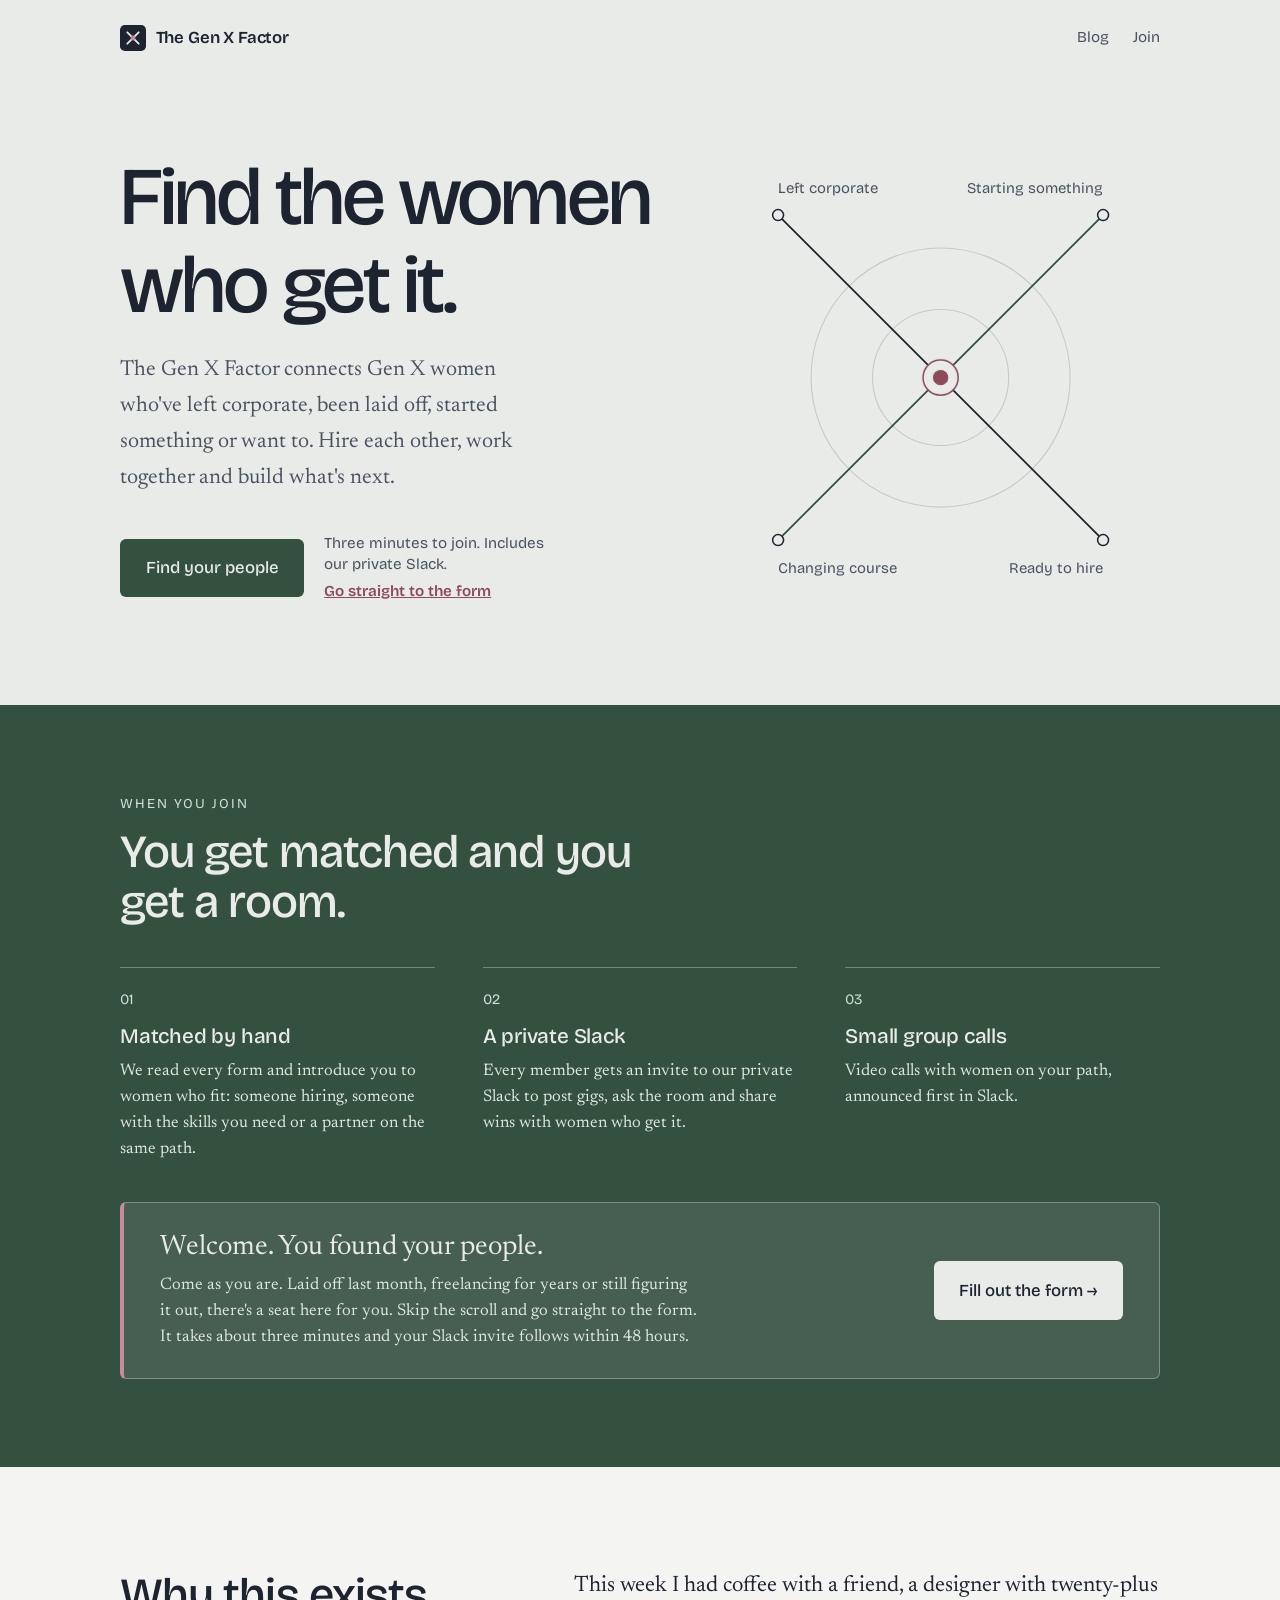
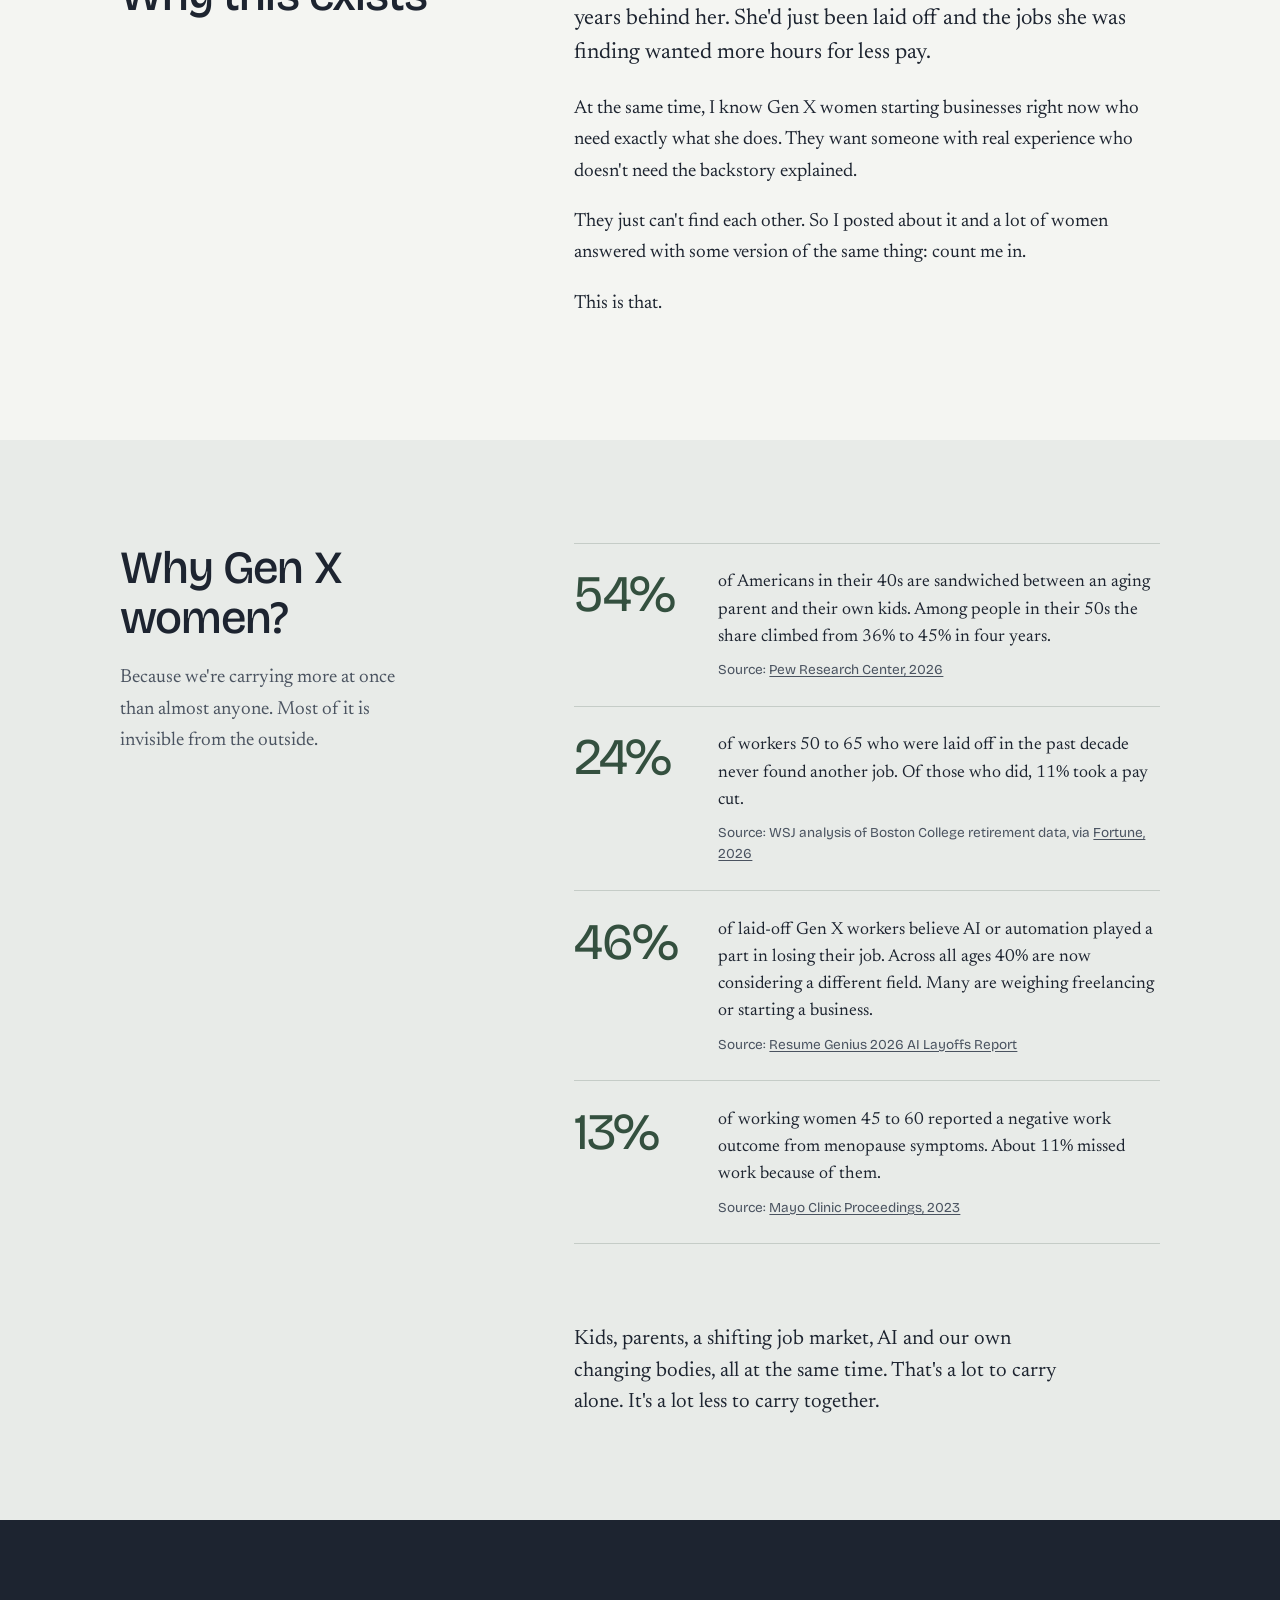
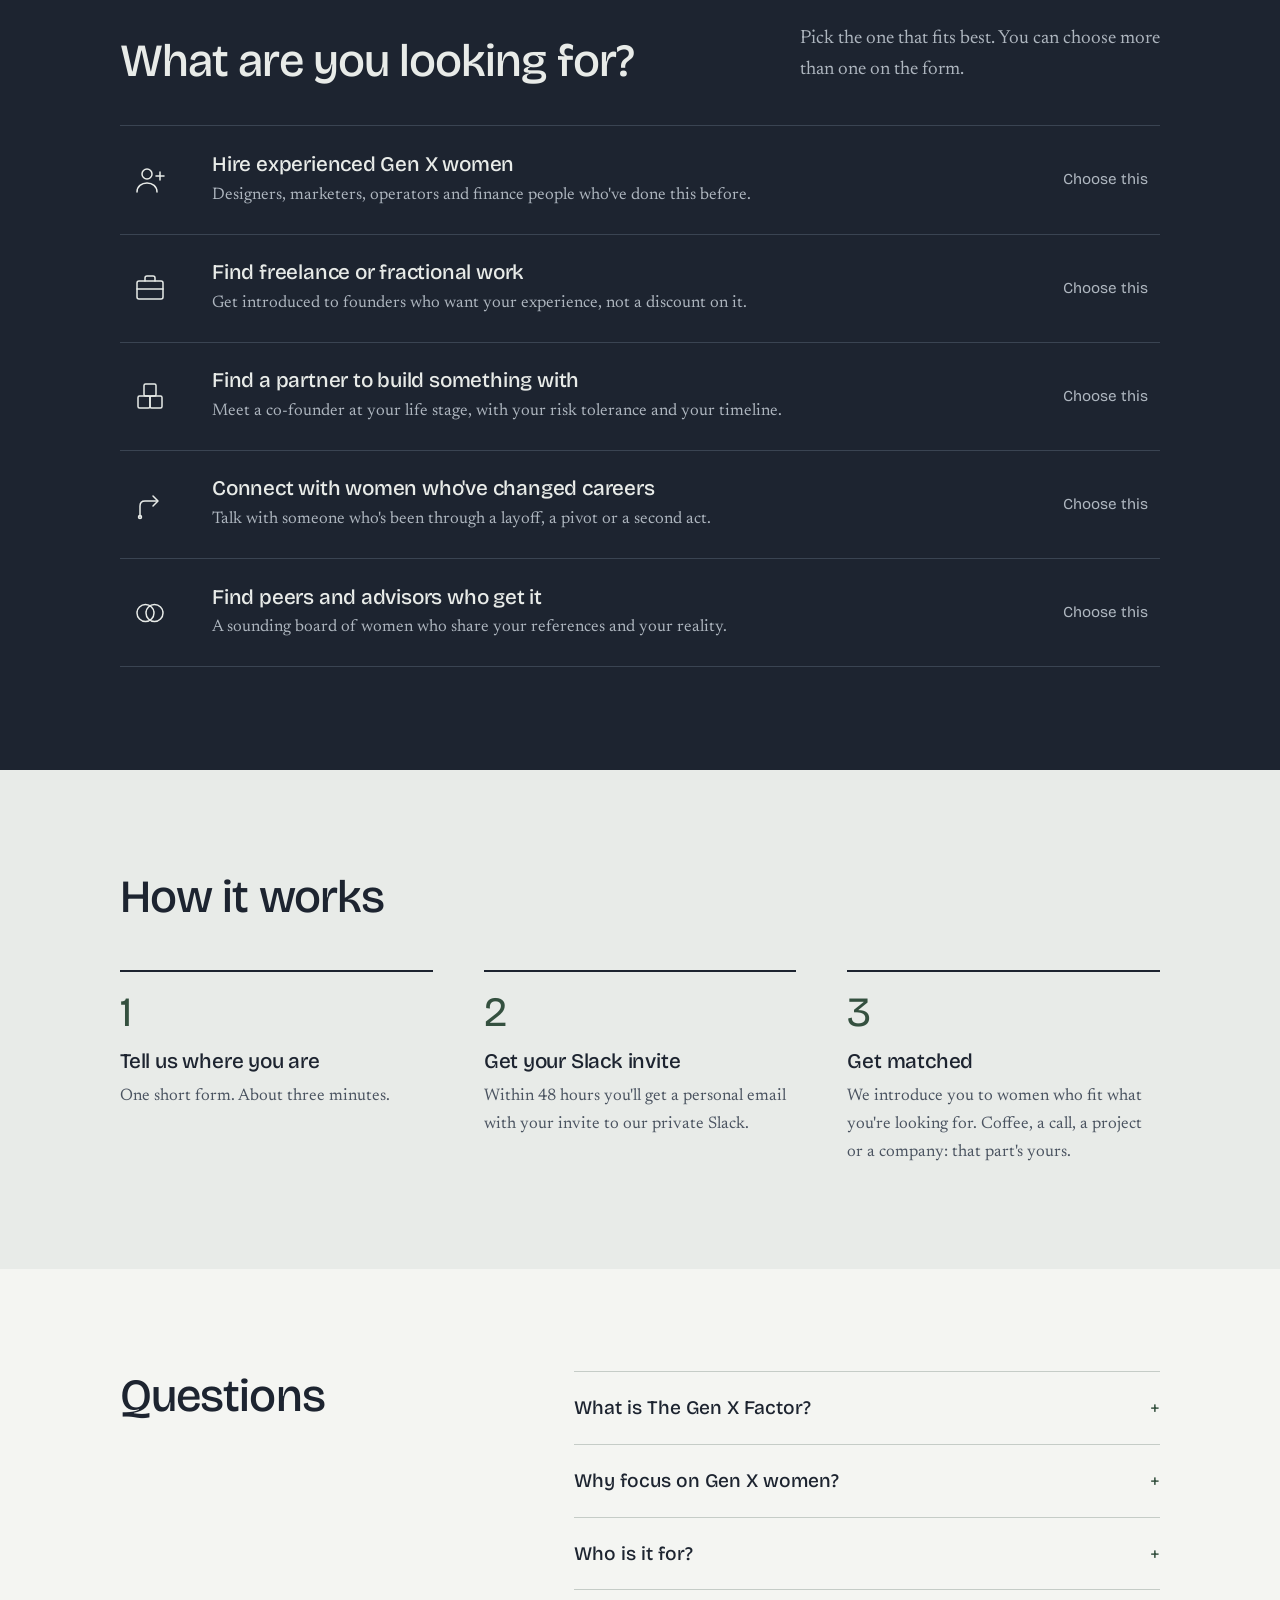
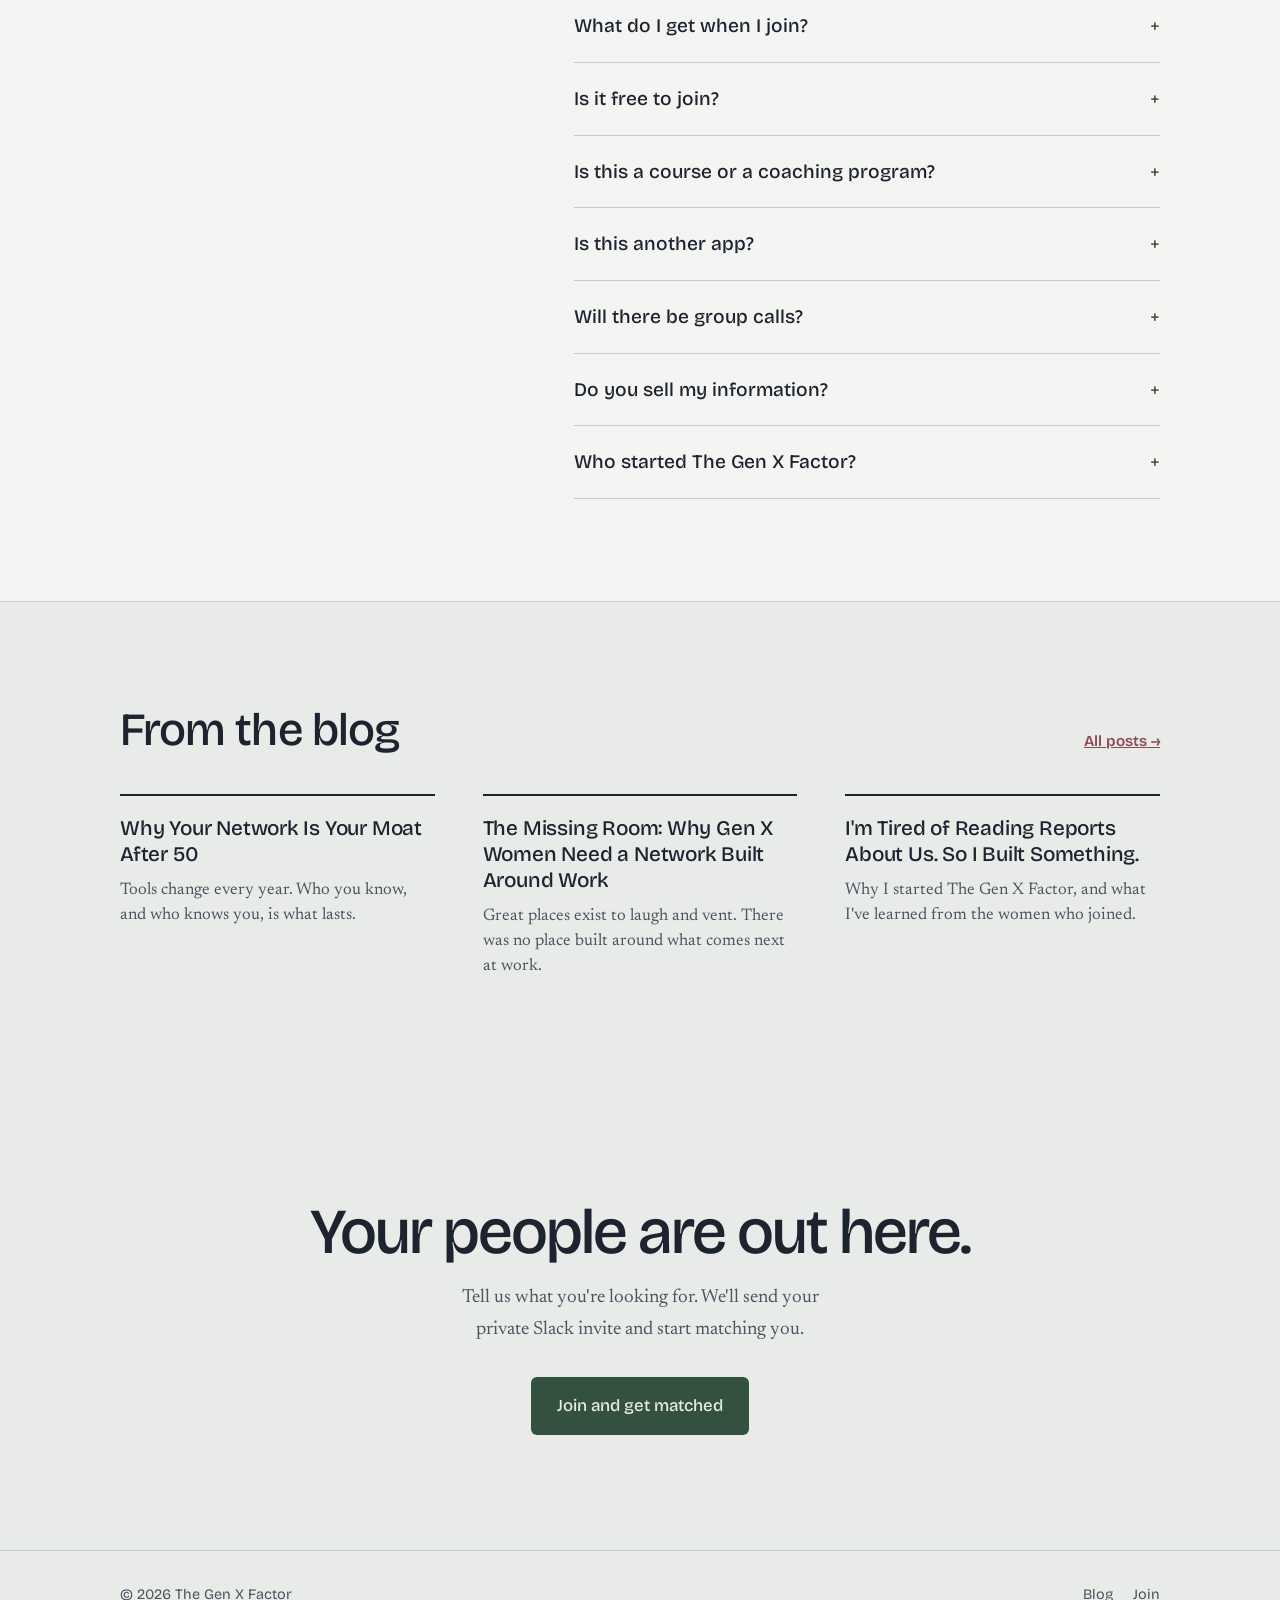
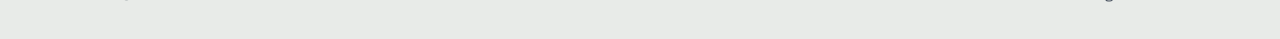
<file: index.html>
<!doctype html>
<html lang="en">
<head>
<meta charset="utf-8">
<meta name="viewport" content="width=device-width, initial-scale=1">
<title>The Gen X Factor | Where Gen X Women Hire, Work and Build</title>
<meta name="description" content="A network for Gen X women who've left corporate, been laid off or started something. Hire each other, find fractional work or meet a co-founder.">
<meta name="robots" content="index, follow, max-snippet:-1, max-image-preview:large">
<meta name="author" content="Blagica Bottigliero">
<link rel="canonical" href="https://thegenxfactor.com/">

<meta property="og:type" content="website">
<meta property="og:site_name" content="The Gen X Factor">
<meta property="og:title" content="The Gen X Factor: find the women who get it">
<meta property="og:description" content="A new network where Gen X women find each other to hire, work and build. Join in three minutes and get matched.">
<meta property="og:url" content="https://thegenxfactor.com/">
<meta property="og:image" content="https://thegenxfactor.com/og-image.png">
<meta property="og:image:width" content="1200">
<meta property="og:image:height" content="630">
<meta property="og:image:alt" content="The Gen X Factor: Find the women who get it. Two paths crossing at one point.">
<meta name="twitter:card" content="summary_large_image">
<meta name="twitter:image" content="https://thegenxfactor.com/og-image.png">

<link rel="icon" href="/favicon.svg" type="image/svg+xml">
<link rel="icon" href="/favicon-32.png" sizes="32x32" type="image/png">
<link rel="apple-touch-icon" href="/apple-touch-icon.png">

<link rel="preconnect" href="https://fonts.googleapis.com">
<link rel="preconnect" href="https://fonts.gstatic.com" crossorigin>
<link href="https://fonts.googleapis.com/css2?family=Bricolage+Grotesque:opsz,wght@12..96,400;12..96,500;12..96,600&family=Newsreader:ital,opsz,wght@0,6..72,400;0,6..72,500;1,6..72,400&display=swap" rel="stylesheet">

<script type="application/ld+json">
{
  "@context": "https://schema.org",
  "@graph": [
    {
      "@type": "Organization",
      "@id": "https://thegenxfactor.com/#org",
      "name": "The Gen X Factor",
      "url": "https://thegenxfactor.com/",
      "description": "A new network where Gen X women find each other to hire, work and build. Founded in 2026 in Michigan.",
      "foundingDate": "2026",
      "foundingLocation": "Michigan, United States",
      "founder": {
        "@id": "https://thegenxfactor.com/#founder"
      },
      "logo": "https://thegenxfactor.com/icon-512.png",
      "image": "https://thegenxfactor.com/og-image.png"
    },
    {
      "@type": "Person",
      "@id": "https://thegenxfactor.com/#founder",
      "name": "Blagica Bottigliero",
      "jobTitle": "Founder",
      "worksFor": {
        "@id": "https://thegenxfactor.com/#org"
      },
      "description": "Founder of The Gen X Factor. Michigan-based marketer with 20+ years in digital marketing, including the founding team at Orbitz. Emmy Award winner and TEDx and SXSW speaker.",
      "knowsAbout": [
        "Gen X women and work",
        "Fractional and freelance careers",
        "Digital marketing"
      ]
    },
    {
      "@type": "WebSite",
      "@id": "https://thegenxfactor.com/#site",
      "url": "https://thegenxfactor.com/",
      "name": "The Gen X Factor",
      "publisher": {
        "@id": "https://thegenxfactor.com/#org"
      },
      "inLanguage": "en-US"
    },
    {
      "@type": "WebPage",
      "@id": "https://thegenxfactor.com/#webpage",
      "url": "https://thegenxfactor.com/",
      "name": "The Gen X Factor | Where Gen X Women Hire, Work and Build",
      "isPartOf": {
        "@id": "https://thegenxfactor.com/#site"
      },
      "about": {
        "@id": "https://thegenxfactor.com/#org"
      },
      "datePublished": "2026-09-24",
      "dateModified": "2026-11-12",
      "primaryImageOfPage": {
        "@type": "ImageObject",
        "url": "https://thegenxfactor.com/og-image.png",
        "width": 1200,
        "height": 630
      }
    },
    {
      "@type": "FAQPage",
      "mainEntity": [
        {
          "@type": "Question",
          "name": "What is The Gen X Factor?",
          "acceptedAnswer": {
            "@type": "Answer",
            "text": "The Gen X Factor is a new network where Gen X women find each other for hiring, freelance and fractional work, co-founding, career changes and peer support. It was started in 2026 in Michigan. Members get an invite to a private Slack and personal introductions to women on the same path."
          }
        },
        {
          "@type": "Question",
          "name": "Why focus on Gen X women?",
          "acceptedAnswer": {
            "@type": "Answer",
            "text": "Because this is the group carrying the most at once: aging parents, kids at home or in college, late-career layoffs, a job market reshaped by AI and menopause, often all in the same year. Gen X women have decades of experience and are often overlooked for it. They are also the people most likely to understand each other."
          }
        },
        {
          "@type": "Question",
          "name": "Who is it for?",
          "acceptedAnswer": {
            "@type": "Answer",
            "text": "It's for women born roughly between 1965 and 1980 who are building a business, looking for work, changing careers or looking for peers who share their references and their reality. Many have left corporate jobs or been laid off and want to put decades of experience to work."
          }
        },
        {
          "@type": "Question",
          "name": "What do I get when I join?",
          "acceptedAnswer": {
            "@type": "Answer",
            "text": "Two things. First, an invite to our private Slack, where members hire each other, find project work and trade advice. Second, personal introductions. We read every form and match you with women on the same path, whether you are hiring, looking for work or building something."
          }
        },
        {
          "@type": "Question",
          "name": "Is it free to join?",
          "acceptedAnswer": {
            "@type": "Answer",
            "text": "Yes. Joining is free. Fill out the short form and you'll get an invite to our private Slack and personal introductions to women on the same path."
          }
        },
        {
          "@type": "Question",
          "name": "Is this a course or a coaching program?",
          "acceptedAnswer": {
            "@type": "Answer",
            "text": "No. There's nothing to buy and no one is selling you a program. The value is the women themselves: members hire each other, share gigs and introduce each other."
          }
        },
        {
          "@type": "Question",
          "name": "Is this another app?",
          "acceptedAnswer": {
            "@type": "Answer",
            "text": "No. There's no new app to learn. Members get an invite to a private Slack where Gen X women post gigs, ask for help and share wins. We also make introductions by hand when we see a strong match for you."
          }
        },
        {
          "@type": "Question",
          "name": "Will there be group calls?",
          "acceptedAnswer": {
            "@type": "Answer",
            "text": "We're planning small video calls for women on the same path: hiring and freelance work, building something or changing careers. Members hear about them first in Slack."
          }
        },
        {
          "@type": "Question",
          "name": "Do you sell my information?",
          "acceptedAnswer": {
            "@type": "Answer",
            "text": "No, never. Your details are used only to make introductions, and we share them with a match only after you say yes."
          }
        },
        {
          "@type": "Question",
          "name": "Who started The Gen X Factor?",
          "acceptedAnswer": {
            "@type": "Answer",
            "text": "Blagica Bottigliero, a Michigan-based marketer with more than 20 years in digital marketing, including the founding team at Orbitz. She's an Emmy Award winner and a TEDx and SXSW speaker. She started The Gen X Factor in September 2026 after a friend, a designer with decades of experience, was pushed out of her job."
          }
        }
      ],
      "@id": "https://thegenxfactor.com/#faq"
    }
  ]
}
</script>

<style>
:root{
  --fog:#E8EBE8;
  --paper:#F4F5F2;
  --ink:#1D2430;
  --ink-soft:#4A5360;
  --moss:#34503F;
  --moss-deep:#273D30;
  --mulberry:#8C4A5A;
  --blush:#C98A9A;
  --rule:#C5CCC7;
  --sans:"Bricolage Grotesque", "Helvetica Neue", Arial, sans-serif;
  --serif:"Newsreader", Georgia, "Times New Roman", serif;
  --wrap:1120px;
}
*,*::before,*::after{box-sizing:border-box}
html{scroll-behavior:smooth}
body{
  margin:0;background:var(--fog);color:var(--ink);
  font-family:var(--serif);font-size:1.1875rem;line-height:1.65;
  -webkit-font-smoothing:antialiased;
}
img,svg{max-width:100%;display:block}
a{color:inherit}
:focus-visible{outline:2px solid var(--mulberry);outline-offset:3px;border-radius:4px}
.wrap{max-width:var(--wrap);margin:0 auto;padding:0 clamp(1.25rem,4vw,2.5rem)}
.skip{position:absolute;left:-999px;top:0;background:var(--ink);color:var(--fog);padding:.6rem 1rem;z-index:10}
.skip:focus{left:1rem;top:1rem}

h1,h2,h3{font-family:var(--sans);font-weight:500;letter-spacing:-.02em;line-height:1.08;margin:0}
h1{font-size:clamp(2.75rem,6.4vw,5.25rem);letter-spacing:-.035em;text-wrap:balance}
h2,.lede,.letter p{text-wrap:pretty}
h2{font-size:clamp(2rem,3.6vw,2.9rem)}
h3{font-size:1.3rem;letter-spacing:-.01em;line-height:1.25}
p{margin:0 0 1em}

/* header */
.top{padding:1.5rem 0}
.top .wrap{display:flex;align-items:center;justify-content:space-between;gap:1rem}
.brand{display:flex;align-items:center;gap:.6rem;font-family:var(--sans);font-weight:600;font-size:1.05rem;text-decoration:none;letter-spacing:-.01em}
.brand svg{width:26px;height:26px}
.top nav{display:flex;gap:1.5rem}
.top nav a{font-family:var(--sans);font-size:.95rem;text-decoration:none;color:var(--ink-soft)}
.top nav a:hover{color:var(--ink)}

/* hero */
.hero{padding:clamp(2.5rem,6vw,5rem) 0 clamp(4rem,8vw,7rem)}
.hero .wrap{display:grid;grid-template-columns:1.1fr .9fr;gap:clamp(2rem,5vw,4.5rem);align-items:center}
.lede{font-size:clamp(1.2rem,1.7vw,1.4rem);color:var(--ink-soft);max-width:34ch;margin-top:1.5rem}
.actions{display:flex;flex-wrap:wrap;align-items:center;gap:1.25rem;margin-top:2.25rem}
.btn{
  display:inline-block;font-family:var(--sans);font-weight:500;font-size:1.05rem;
  background:var(--moss);color:var(--fog);text-decoration:none;
  padding:.95rem 1.6rem;border-radius:6px;transition:background .2s;
}
.btn:hover{background:var(--moss-deep)}
.aside-note{font-family:var(--sans);font-size:.95rem;color:var(--ink-soft);max-width:22ch;line-height:1.4;margin:0}
.aside-note a{display:inline-block;margin-top:.35rem;color:var(--mulberry);font-weight:600}

/* the X */
.xmark{width:100%;max-width:460px;justify-self:end}
.xmark text{font-family:var(--sans);font-size:13.5px;fill:var(--ink-soft)}
.xmark .path{fill:none;stroke-width:1.6;stroke-linecap:round;stroke-dasharray:460;stroke-dashoffset:460;animation:draw 1.6s cubic-bezier(.6,0,.2,1) forwards}
.xmark .p1{stroke:var(--ink)}
.xmark .p2{stroke:var(--moss);animation-delay:.25s}
.xmark .meet{opacity:0;transform-origin:200px 200px;animation:meet .6s ease-out 1.5s forwards}
.xmark .end{fill:var(--fog);stroke:var(--ink);stroke-width:1.4}
@keyframes draw{to{stroke-dashoffset:0}}
@keyframes meet{from{opacity:0;transform:scale(.4)}to{opacity:1;transform:scale(1)}}

/* join perks */
.join-perks{background:var(--moss);color:var(--fog);padding:clamp(3.5rem,7vw,5.5rem) 0}
.perks-eyebrow{font-family:var(--sans);font-size:.85rem;letter-spacing:.14em;text-transform:uppercase;color:#CFE0D4;margin:0 0 .75rem}
.join-perks h2{color:var(--fog);max-width:20ch}
.perks{list-style:none;margin:2.5rem 0 2.5rem;padding:0;display:grid;grid-template-columns:repeat(3,1fr);gap:clamp(1.5rem,4vw,3rem)}
.perks li{border-top:1px solid rgba(232,235,232,.35);padding-top:1.25rem}
.perk-num{display:block;font-family:var(--sans);font-size:.9rem;color:#CFE0D4;margin-bottom:.75rem}
.perks h3{color:var(--fog)}
.perks p{margin:.5rem 0 0;color:#DDE7E0;font-size:1.05rem;line-height:1.55}
.btn-light{background:var(--fog);color:var(--ink)}
.btn-light:hover{background:#fff}
.welcome-callout{display:flex;flex-wrap:wrap;align-items:center;justify-content:space-between;gap:1.5rem 2.5rem;background:rgba(232,235,232,.1);border:1px solid rgba(232,235,232,.35);border-left:4px solid var(--blush);border-radius:6px;padding:1.75rem clamp(1.25rem,3vw,2.25rem)}
.welcome-callout > div{flex:1 1 32ch}
.welcome-kicker{font-family:var(--serif);font-size:clamp(1.4rem,2.6vw,1.75rem);line-height:1.2;color:var(--fog);margin:0 0 .5rem}
.welcome-text{margin:0;color:#DDE7E0;font-size:1.05rem;line-height:1.55;max-width:60ch}
.welcome-callout .btn{flex:0 0 auto}
@media (max-width:860px){.perks{grid-template-columns:1fr}}

/* story */
.story{background:var(--paper);padding:clamp(4rem,8vw,6.5rem) 0}
.story .wrap{display:grid;grid-template-columns:.8fr 1.2fr;gap:clamp(2rem,5vw,5rem)}
.letter{max-width:60ch}
.letter p:first-child{font-size:1.4rem;line-height:1.5}
.sign{font-style:italic;color:var(--ink-soft)}

/* why */
.why{padding:clamp(4rem,8vw,6.5rem) 0}
.why .wrap{display:grid;grid-template-columns:.8fr 1.2fr;gap:clamp(2rem,5vw,5rem)}
.why-intro p{color:var(--ink-soft);margin-top:1.25rem;max-width:30ch}
.facts{list-style:none;margin:0;padding:0}
.facts li{display:grid;grid-template-columns:7.5rem 1fr;gap:1.5rem;padding:1.6rem 0;border-top:1px solid var(--rule)}
.facts li:last-child{border-bottom:1px solid var(--rule)}
.fig{font-family:var(--sans);font-size:clamp(2.4rem,4vw,3.2rem);font-weight:400;letter-spacing:-.03em;line-height:1;color:var(--moss)}
.facts p{margin:0;font-size:1.1rem;line-height:1.55}
.src{display:block;margin-top:.5rem;font-family:var(--sans);font-size:.85rem;color:var(--ink-soft)}
.src a{color:var(--ink-soft);text-underline-offset:2px}
.src a:hover{color:var(--ink)}
.why-close{grid-column:2;font-size:1.3rem;line-height:1.5;margin:1rem 0 0;max-width:46ch}

/* paths */
.paths{background:var(--ink);color:var(--fog);padding:clamp(4rem,8vw,6.5rem) 0}
.paths-head{display:flex;justify-content:space-between;align-items:end;gap:2rem;flex-wrap:wrap;margin-bottom:2.5rem}
.paths-head p{color:#AEB6BF;max-width:36ch;margin:0}
.path-list{list-style:none;margin:0;padding:0;border-top:1px solid #3A4452}
.path-list a{
  display:grid;grid-template-columns:56px 1fr auto;align-items:center;gap:1.5rem;
  padding:1.6rem .75rem;border-bottom:1px solid #3A4452;text-decoration:none;
  transition:background .2s;
}
.path-list a:hover{background:rgba(232,235,232,.05)}
.path-list svg{width:36px;height:36px;stroke:var(--fog);fill:none;stroke-width:1.5;stroke-linecap:round;stroke-linejoin:round;transition:stroke .2s}
.path-list a:hover svg,.path-list a:focus-visible svg{stroke:var(--blush)}
.path-list h3{color:var(--fog)}
.path-list p{margin:.3rem 0 0;color:#AEB6BF;font-size:1.05rem;line-height:1.5}
.choose{font-family:var(--sans);font-size:.95rem;color:#AEB6BF;white-space:nowrap}
.path-list a:hover .choose{color:var(--fog)}

/* how */
.how{padding:clamp(4rem,8vw,6.5rem) 0}
.how ol{list-style:none;margin:3rem 0 0;padding:0;display:grid;grid-template-columns:repeat(3,1fr);gap:clamp(1.5rem,4vw,3.5rem);counter-reset:step}
.how li{counter-increment:step;border-top:2px solid var(--ink);padding-top:1.25rem}
.how li::before{content:counter(step);display:block;font-family:var(--sans);font-size:2.6rem;font-weight:400;color:var(--moss);line-height:1;margin-bottom:1rem}
.how li p{color:var(--ink-soft);margin:.5rem 0 0;font-size:1.05rem}

/* faq */
.faq{background:var(--paper);padding:clamp(4rem,8vw,6.5rem) 0}
.faq .wrap{display:grid;grid-template-columns:.8fr 1.2fr;gap:clamp(2rem,5vw,5rem)}
details{border-bottom:1px solid var(--rule);padding:1.25rem 0}
details:first-of-type{border-top:1px solid var(--rule)}
summary{font-family:var(--sans);font-weight:500;font-size:1.2rem;cursor:pointer;list-style:none;display:flex;justify-content:space-between;gap:1rem}
summary::-webkit-details-marker{display:none}
summary::after{content:"+";font-weight:400;color:var(--moss);transition:transform .2s}
details[open] summary::after{transform:rotate(45deg)}
details p{margin:.8rem 0 0;color:var(--ink-soft);max-width:58ch}

/* close */
.close{padding:clamp(4.5rem,9vw,7.5rem) 0;text-align:center}
.close h2{font-size:clamp(2.4rem,5vw,4rem);letter-spacing:-.03em}
.close p{color:var(--ink-soft);margin:1rem auto 2rem;max-width:40ch}

footer{border-top:1px solid var(--rule);padding:2rem 0;font-family:var(--sans);font-size:.9rem;color:var(--ink-soft)}
footer .wrap{display:flex;justify-content:space-between;gap:1rem;flex-wrap:wrap}

/* from the blog */
.from-blog{padding:clamp(4rem,8vw,6.5rem) 0;border-top:1px solid var(--rule)}
.blog-head{display:flex;justify-content:space-between;align-items:end;gap:2rem;flex-wrap:wrap}
.blog-head a{font-family:var(--sans);font-size:.95rem;color:var(--mulberry);font-weight:600}
.blog-cards{list-style:none;margin:2.5rem 0 0;padding:0;display:grid;grid-template-columns:repeat(3,1fr);gap:clamp(1.5rem,4vw,3rem)}
.blog-cards li{border-top:2px solid var(--ink);padding-top:1.25rem}
.blog-cards a{text-decoration:none}
.blog-cards a:hover h3{color:var(--moss)}
.blog-cards p{color:var(--ink-soft);margin:.6rem 0 0;font-size:1.05rem;line-height:1.5}
footer nav{display:flex;gap:1.25rem}
footer nav a{color:var(--ink-soft);text-decoration:none}
footer nav a:hover{color:var(--ink)}
@media (max-width:860px){.blog-cards{grid-template-columns:1fr}}

@media (max-width:860px){
  .hero .wrap,.story .wrap,.faq .wrap,.why .wrap{grid-template-columns:1fr}
  .why-close{grid-column:1}
  .facts li{grid-template-columns:1fr;gap:.6rem}
  .xmark{justify-self:center;max-width:360px}
  .how ol{grid-template-columns:1fr}
  .path-list a{grid-template-columns:44px 1fr;gap:1rem}
  .choose{display:none}
}
@media (prefers-reduced-motion:reduce){
  html{scroll-behavior:auto}
  .xmark .path{animation:none;stroke-dashoffset:0}
  .xmark .meet{animation:none;opacity:1}
}
</style>
</head>
<body>
<a class="skip" href="#main">Skip to content</a>

<header class="top">
  <div class="wrap">
    <a class="brand" href="/" aria-label="The Gen X Factor, home">
      <svg viewBox="0 0 32 32" aria-hidden="true"><rect width="32" height="32" rx="6" fill="#1D2430"/><path d="M9 9l14 14M23 9L9 23" stroke="#E8EBE8" stroke-width="2.2" stroke-linecap="round"/><circle cx="16" cy="16" r="3" fill="#C98A9A"/></svg>
      The Gen X Factor
    </a>
    <nav aria-label="Primary"><a href="/blog/">Blog</a><a href="https://tally.so/r/xXKygy">Join</a></nav>
  </div>
</header>

<main id="main">

<section class="hero">
  <div class="wrap">
    <div>
      <h1>Find the women who get it.</h1>
      <p class="lede">The Gen X Factor connects Gen X women who've left corporate, been laid off, started something or want to. Hire each other, work together and build what's next.</p>
      <div class="actions">
        <a class="btn" href="#paths">Find your people</a>
        <p class="aside-note">Three minutes to join. Includes our private Slack. <a href="https://tally.so/r/xXKygy">Go straight to the form</a></p>
      </div>
    </div>

    <svg class="xmark" viewBox="0 0 400 400" role="img" aria-label="Two paths crossing at a single point: women leaving corporate, starting something, changing course and ready to hire, meeting in the middle.">
      <circle cx="200" cy="200" r="118" fill="none" stroke="#C5CCC7" stroke-width="1"/>
      <circle cx="200" cy="200" r="62" fill="none" stroke="#C5CCC7" stroke-width="1"/>
      <path class="path p1" d="M52 52 L348 348"/>
      <path class="path p2" d="M348 52 L52 348"/>
      <circle class="end" cx="52" cy="52" r="5"/>
      <circle class="end" cx="348" cy="52" r="5"/>
      <circle class="end" cx="52" cy="348" r="5"/>
      <circle class="end" cx="348" cy="348" r="5"/>
      <text x="52" y="32" text-anchor="start">Left corporate</text>
      <text x="348" y="32" text-anchor="end">Starting something</text>
      <text x="52" y="378" text-anchor="start">Changing course</text>
      <text x="348" y="378" text-anchor="end">Ready to hire</text>
      <g class="meet">
        <circle cx="200" cy="200" r="16" fill="#E8EBE8" stroke="#8C4A5A" stroke-width="1.4"/>
        <circle cx="200" cy="200" r="7" fill="#8C4A5A"/>
      </g>
    </svg>
  </div>
</section>

<section class="join-perks" aria-labelledby="perks-title">
  <div class="wrap">
    <p class="perks-eyebrow">When you join</p>
    <h2 id="perks-title">You get matched and you get a room.</h2>
    <ul class="perks">
      <li><span class="perk-num">01</span><h3>Matched by hand</h3><p>We read every form and introduce you to women who fit: someone hiring, someone with the skills you need or a partner on the same path.</p></li>
      <li><span class="perk-num">02</span><h3>A private Slack</h3><p>Every member gets an invite to our private Slack to post gigs, ask the room and share wins with women who get it.</p></li>
      <li><span class="perk-num">03</span><h3>Small group calls</h3><p>Video calls with women on your path, announced first in Slack.</p></li>
    </ul>
    <div class="welcome-callout">
      <div>
        <p class="welcome-kicker">Welcome. You found your people.</p>
        <p class="welcome-text">Come as you are. Laid off last month, freelancing for years or still figuring it out, there's a seat here for you. Skip the scroll and go straight to the form. It takes about three minutes and your Slack invite follows within 48 hours.</p>
      </div>
      <a class="btn btn-light" href="https://tally.so/r/xXKygy">Fill out the form <span aria-hidden="true">&rarr;</span></a>
    </div>
  </div>
</section>

<section class="story" aria-labelledby="story-title">
  <div class="wrap">
    <h2 id="story-title">Why this exists</h2>
    <div class="letter">
      <p>This week I had coffee with a friend, a designer with twenty-plus years behind her. She'd just been laid off and the jobs she was finding wanted more hours for less pay.</p>
      <p>At the same time, I know Gen X women starting businesses right now who need exactly what she does. They want someone with real experience who doesn't need the backstory explained.</p>
      <p>They just can't find each other. So I posted about it and a lot of women answered with some version of the same thing: count me in.</p>
      <p>This is that.</p>
    </div>
  </div>
</section>

<section class="why" id="why" aria-labelledby="why-title">
  <div class="wrap">
    <div class="why-intro">
      <h2 id="why-title">Why Gen X women?</h2>
      <p>Because we're carrying more at once than almost anyone. Most of it is invisible from the outside.</p>
    </div>
    <ul class="facts">
      <li><span class="fig">54%</span>
        <p>of Americans in their 40s are sandwiched between an aging parent and their own kids. Among people in their 50s the share climbed from 36% to 45% in four years.
        <span class="src">Source: <a href="https://www.pewresearch.org/short-reads/2026/08/27/more-than-half-of-americans-in-their-40s-are-sandwiched-between-an-aging-parent-and-their-own-children/" rel="noopener" target="_blank">Pew Research Center, 2026</a></span></p></li>
      <li><span class="fig">24%</span>
        <p>of workers 50 to 65 who were laid off in the past decade never found another job. Of those who did, 11% took a pay cut.
        <span class="src">Source: WSJ analysis of Boston College retirement data, via <a href="https://fortune.com/article/baby-boomers-gen-xers-laid-off-still-unemployed-take-pay-cuts-to-work/" rel="noopener" target="_blank">Fortune, 2026</a></span></p></li>
      <li><span class="fig">46%</span>
        <p>of laid-off Gen X workers believe AI or automation played a part in losing their job. Across all ages 40% are now considering a different field. Many are weighing freelancing or starting a business.
        <span class="src">Source: <a href="https://resumegenius.com/blog/career-advice/ai-layoffs-report" rel="noopener" target="_blank">Resume Genius 2026 AI Layoffs Report</a></span></p></li>
      <li><span class="fig">13%</span>
        <p>of working women 45 to 60 reported a negative work outcome from menopause symptoms. About 11% missed work because of them.
        <span class="src">Source: <a href="https://newsnetwork.mayoclinic.org/discussion/mayo-clinic-study-puts-price-tag-on-cost-of-menopause-symptoms-for-women-in-the-workplace" rel="noopener" target="_blank">Mayo Clinic Proceedings, 2023</a></span></p></li>
    </ul>
    <p class="why-close">Kids, parents, a shifting job market, AI and our own changing bodies, all at the same time. That's a lot to carry alone. It's a lot less to carry together.</p>
  </div>
</section>

<section class="paths" id="paths" aria-labelledby="paths-title">
  <div class="wrap">
    <div class="paths-head">
      <h2 id="paths-title">What are you looking for?</h2>
      <p>Pick the one that fits best. You can choose more than one on the form.</p>
    </div>
    <ul class="path-list">
      <li><a href="https://tally.so/r/xXKygy?path=hire">
        <svg viewBox="0 0 36 36" aria-hidden="true"><circle cx="15" cy="12" r="5"/><path d="M5 30c0-5.5 4.5-9 10-9s10 3.5 10 9"/><path d="M28 10v8M24 14h8"/></svg>
        <div><h3>Hire experienced Gen X women</h3><p>Designers, marketers, operators and finance people who've done this before.</p></div>
        <span class="choose">Choose this</span></a></li>
      <li><a href="https://tally.so/r/xXKygy?path=work">
        <svg viewBox="0 0 36 36" aria-hidden="true"><rect x="5" y="11" width="26" height="18" rx="2"/><path d="M13 11V8a2 2 0 0 1 2-2h6a2 2 0 0 1 2 2v3"/><path d="M5 19h26"/></svg>
        <div><h3>Find freelance or fractional work</h3><p>Get introduced to founders who want your experience, not a discount on it.</p></div>
        <span class="choose">Choose this</span></a></li>
      <li><a href="https://tally.so/r/xXKygy?path=build">
        <svg viewBox="0 0 36 36" aria-hidden="true"><rect x="6" y="18" width="12" height="12" rx="1.5"/><rect x="18" y="18" width="12" height="12" rx="1.5"/><rect x="12" y="6" width="12" height="12" rx="1.5"/></svg>
        <div><h3>Find a partner to build something with</h3><p>Meet a co-founder at your life stage, with your risk tolerance and your timeline.</p></div>
        <span class="choose">Choose this</span></a></li>
      <li><a href="https://tally.so/r/xXKygy?path=change">
        <svg viewBox="0 0 36 36" aria-hidden="true"><path d="M8 31V20c0-3 2-5 5-5h12"/><path d="M21 10l5 5-5 5"/><circle cx="8" cy="31" r="1.5"/></svg>
        <div><h3>Connect with women who've changed careers</h3><p>Talk with someone who's been through a layoff, a pivot or a second act.</p></div>
        <span class="choose">Choose this</span></a></li>
      <li><a href="https://tally.so/r/xXKygy?path=peers">
        <svg viewBox="0 0 36 36" aria-hidden="true"><circle cx="13.5" cy="18" r="8.5"/><circle cx="22.5" cy="18" r="8.5"/></svg>
        <div><h3>Find peers and advisors who get it</h3><p>A sounding board of women who share your references and your reality.</p></div>
        <span class="choose">Choose this</span></a></li>
    </ul>
  </div>
</section>

<section class="how" aria-labelledby="how-title">
  <div class="wrap">
    <h2 id="how-title">How it works</h2>
    <ol>
      <li><h3>Tell us where you are</h3><p>One short form. About three minutes.</p></li>
      <li><h3>Get your Slack invite</h3><p>Within 48 hours you'll get a personal email with your invite to our private Slack.</p></li>
      <li><h3>Get matched</h3><p>We introduce you to women who fit what you're looking for. Coffee, a call, a project or a company: that part's yours.</p></li>
    </ol>
  </div>
</section>

<section class="faq" aria-labelledby="faq-title">
  <div class="wrap">
    <h2 id="faq-title">Questions</h2>
    <div>
      <details><summary>What is The Gen X Factor?</summary><p>The Gen X Factor is a new network where Gen X women find each other for hiring, freelance and fractional work, co-founding, career changes and peer support. It was started in 2026 in Michigan. Members get an invite to a private Slack and personal introductions to women on the same path.</p></details>
      <details><summary>Why focus on Gen X women?</summary><p>Because this is the group carrying the most at once: aging parents, kids at home or in college, late-career layoffs, a job market reshaped by AI and menopause, often all in the same year. Gen X women have decades of experience and are often overlooked for it. They are also the people most likely to understand each other.</p></details>
      <details><summary>Who is it for?</summary><p>It's for women born roughly between 1965 and 1980 who are building a business, looking for work, changing careers or looking for peers who share their references and their reality. Many have left corporate jobs or been laid off and want to put decades of experience to work.</p></details>
      <details><summary>What do I get when I join?</summary><p>Two things. First, an invite to our private Slack, where members hire each other, find project work and trade advice. Second, personal introductions. We read every form and match you with women on the same path, whether you are hiring, looking for work or building something.</p></details>
      <details><summary>Is it free to join?</summary><p>Yes. Joining is free. Fill out the short form and you'll get an invite to our private Slack and personal introductions to women on the same path.</p></details>
      <details><summary>Is this a course or a coaching program?</summary><p>No. There's nothing to buy and no one is selling you a program. The value is the women themselves: members hire each other, share gigs and introduce each other.</p></details>
      <details><summary>Is this another app?</summary><p>No. There's no new app to learn. Members get an invite to a private Slack where Gen X women post gigs, ask for help and share wins. We also make introductions by hand when we see a strong match for you.</p></details>
      <details><summary>Will there be group calls?</summary><p>We're planning small video calls for women on the same path: hiring and freelance work, building something or changing careers. Members hear about them first in Slack.</p></details>
      <details><summary>Do you sell my information?</summary><p>No, never. Your details are used only to make introductions, and we share them with a match only after you say yes.</p></details>
      <details><summary>Who started The Gen X Factor?</summary><p>Blagica Bottigliero, a Michigan-based marketer with more than 20 years in digital marketing, including the founding team at Orbitz. She's an Emmy Award winner and a TEDx and SXSW speaker. She started The Gen X Factor in September 2026 after a friend, a designer with decades of experience, was pushed out of her job.</p></details>
    </div>
  </div>
</section>

<section class="from-blog" aria-labelledby="blog-title">
  <div class="wrap">
    <div class="blog-head">
      <h2 id="blog-title">From the blog</h2>
      <a href="/blog/">All posts &rarr;</a>
    </div>
    <ul class="blog-cards">
      <li><a href="/blog/network-moat-gen-x-women/"><h3>Why Your Network Is Your Moat After 50</h3><p>Tools change every year. Who you know, and who knows you, is what lasts.</p></a></li>
      <li><a href="/blog/gen-x-women-work-network/"><h3>The Missing Room: Why Gen X Women Need a Network Built Around Work</h3><p>Great places exist to laugh and vent. There was no place built around what comes next at work.</p></a></li>
      <li><a href="/blog/why-i-built-the-gen-x-factor/"><h3>I'm Tired of Reading Reports About Us. So I Built Something.</h3><p>Why I started The Gen X Factor, and what I've learned from the women who joined.</p></a></li>
    </ul>
  </div>
</section>

<section class="close">
  <div class="wrap">
    <h2>Your people are out here.</h2>
    <p>Tell us what you're looking for. We'll send your private Slack invite and start matching you.</p>
    <a class="btn" href="https://tally.so/r/xXKygy">Join and get matched</a>
  </div>
</section>

</main>

<footer>
  <div class="wrap">
    <span>© 2026 The Gen X Factor</span>
    <nav aria-label="Footer"><a href="/blog/">Blog</a><a href="https://tally.so/r/xXKygy">Join</a></nav>
  </div>
</footer>
</body>
</html>
</file>
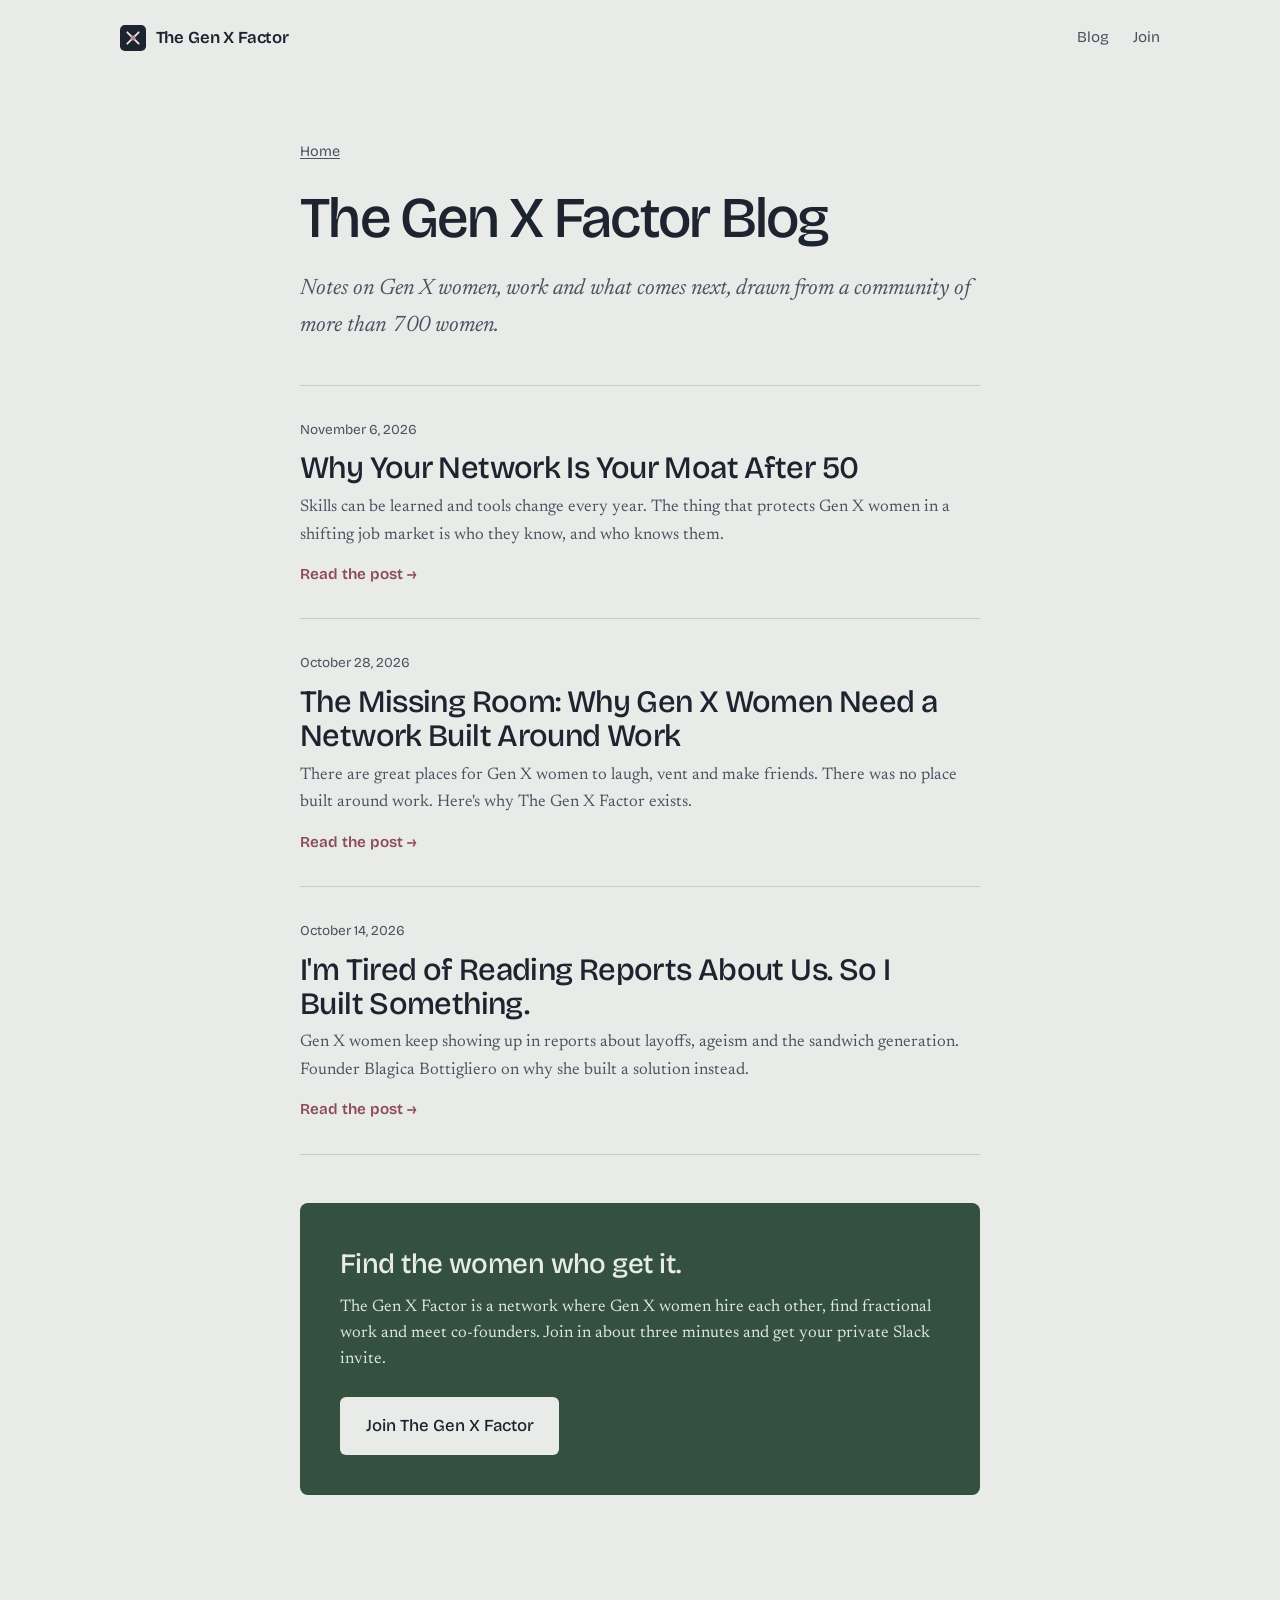
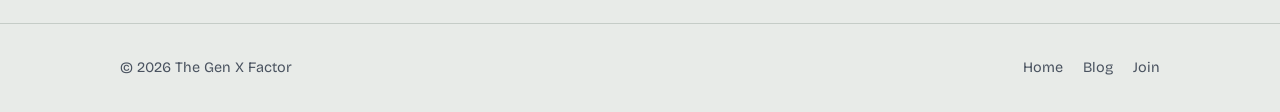
<file: blog/index.html>
<!doctype html>
<html lang="en">
<head>
<meta charset="utf-8">
<meta name="viewport" content="width=device-width, initial-scale=1">
<title>Blog | The Gen X Factor: Gen X Women, Work and What&#x27;s Next</title>
<meta name="description" content="Notes from The Gen X Factor on Gen X women, layoffs, ageism, fractional and freelance work, career changes and building a network after 50.">
<meta name="robots" content="index, follow, max-snippet:-1, max-image-preview:large">
<meta name="author" content="Blagica Bottigliero">
<link rel="canonical" href="https://thegenxfactor.com/blog/">

<meta property="og:type" content="website">
<meta property="og:site_name" content="The Gen X Factor">
<meta property="og:title" content="Blog | The Gen X Factor: Gen X Women, Work and What&#x27;s Next">
<meta property="og:description" content="Notes from The Gen X Factor on Gen X women, layoffs, ageism, fractional and freelance work, career changes and building a network after 50.">
<meta property="og:url" content="https://thegenxfactor.com/blog/">
<meta property="og:image" content="https://thegenxfactor.com/og-image.png">
<meta property="og:image:width" content="1200">
<meta property="og:image:height" content="630">
<meta property="og:image:alt" content="The Gen X Factor: Find the women who get it. Two paths crossing at one point.">
<meta name="twitter:card" content="summary_large_image">
<meta name="twitter:title" content="Blog | The Gen X Factor: Gen X Women, Work and What&#x27;s Next">
<meta name="twitter:description" content="Notes from The Gen X Factor on Gen X women, layoffs, ageism, fractional and freelance work, career changes and building a network after 50.">
<meta name="twitter:image" content="https://thegenxfactor.com/og-image.png">

<link rel="icon" href="/favicon.svg" type="image/svg+xml">
<link rel="icon" href="/favicon-32.png" sizes="32x32" type="image/png">
<link rel="apple-touch-icon" href="/apple-touch-icon.png">

<link rel="preconnect" href="https://fonts.googleapis.com">
<link rel="preconnect" href="https://fonts.gstatic.com" crossorigin>
<link href="https://fonts.googleapis.com/css2?family=Bricolage+Grotesque:opsz,wght@12..96,400;12..96,500;12..96,600&family=Newsreader:ital,opsz,wght@0,6..72,400;0,6..72,500;1,6..72,400&display=swap" rel="stylesheet">
<link rel="stylesheet" href="/assets/blog.css">

<script type="application/ld+json">
{
  "@context": "https://schema.org",
  "@graph": [
    {
      "@type": "Blog",
      "@id": "https://thegenxfactor.com/blog/#blog",
      "url": "https://thegenxfactor.com/blog/",
      "name": "The Gen X Factor Blog",
      "description": "Notes on Gen X women, work, layoffs, fractional careers and what comes next.",
      "publisher": {
        "@id": "https://thegenxfactor.com/#org"
      },
      "inLanguage": "en-US",
      "blogPost": [
        {
          "@id": "https://thegenxfactor.com/blog/why-i-built-the-gen-x-factor/#post"
        },
        {
          "@id": "https://thegenxfactor.com/blog/gen-x-women-work-network/#post"
        },
        {
          "@id": "https://thegenxfactor.com/blog/network-moat-gen-x-women/#post"
        }
      ],
      "dateModified": "2026-11-06"
    },
    {
      "@type": "BreadcrumbList",
      "itemListElement": [
        {
          "@type": "ListItem",
          "position": 1,
          "name": "Home",
          "item": "https://thegenxfactor.com/"
        },
        {
          "@type": "ListItem",
          "position": 2,
          "name": "Blog",
          "item": "https://thegenxfactor.com/blog/"
        }
      ]
    }
  ]
}
</script>
</head>
<body>
<a class="skip" href="#main">Skip to content</a>

<header class="top">
  <div class="wrap">
    <a class="brand" href="/" aria-label="The Gen X Factor, home">
      <svg viewBox="0 0 32 32" aria-hidden="true"><rect width="32" height="32" rx="6" fill="#1D2430"/><path d="M9 9l14 14M23 9L9 23" stroke="#E8EBE8" stroke-width="2.2" stroke-linecap="round"/><circle cx="16" cy="16" r="3" fill="#C98A9A"/></svg>
      The Gen X Factor
    </a>
    <nav aria-label="Primary"><a href="/blog/">Blog</a><a href="https://tally.so/r/xXKygy">Join</a></nav>
  </div>
</header>

<main id="main">
<section class="blog-index">
  <div class="wrap narrow">
    <p class="crumbs"><a href="/">Home</a></p>
    <h1>The Gen X Factor Blog</h1>
    <p class="dek">Notes on Gen X women, work and what comes next, drawn from a community of more than 700 women.</p>
    <ul class="post-list">
    <li>
      <a href="/blog/network-moat-gen-x-women/">
        <time datetime="2026-11-06">November 6, 2026</time>
        <h2>Why Your Network Is Your Moat After 50</h2>
        <p>Skills can be learned and tools change every year. The thing that protects Gen X women in a shifting job market is who they know, and who knows them.</p>
        <span class="read">Read the post <span aria-hidden="true">&rarr;</span></span>
      </a>
    </li>
    <li>
      <a href="/blog/gen-x-women-work-network/">
        <time datetime="2026-10-28">October 28, 2026</time>
        <h2>The Missing Room: Why Gen X Women Need a Network Built Around Work</h2>
        <p>There are great places for Gen X women to laugh, vent and make friends. There was no place built around work. Here&#x27;s why The Gen X Factor exists.</p>
        <span class="read">Read the post <span aria-hidden="true">&rarr;</span></span>
      </a>
    </li>
    <li>
      <a href="/blog/why-i-built-the-gen-x-factor/">
        <time datetime="2026-10-14">October 14, 2026</time>
        <h2>I&#x27;m Tired of Reading Reports About Us. So I Built Something.</h2>
        <p>Gen X women keep showing up in reports about layoffs, ageism and the sandwich generation. Founder Blagica Bottigliero on why she built a solution instead.</p>
        <span class="read">Read the post <span aria-hidden="true">&rarr;</span></span>
      </a>
    </li>
    </ul>
    <aside class="post-cta">
  <p class="cta-kicker">Find the women who get it.</p>
  <p>The Gen X Factor is a network where Gen X women hire each other, find fractional work and meet co-founders. Join in about three minutes and get your private Slack invite.</p>
  <a class="btn" href="https://tally.so/r/xXKygy">Join The Gen X Factor</a>
</aside>
  </div>
</section>
</main>

<footer>
  <div class="wrap">
    <span>© 2026 The Gen X Factor</span>
    <nav aria-label="Footer"><a href="/">Home</a><a href="/blog/">Blog</a><a href="https://tally.so/r/xXKygy">Join</a></nav>
  </div>
</footer>
</body>
</html>
</file>
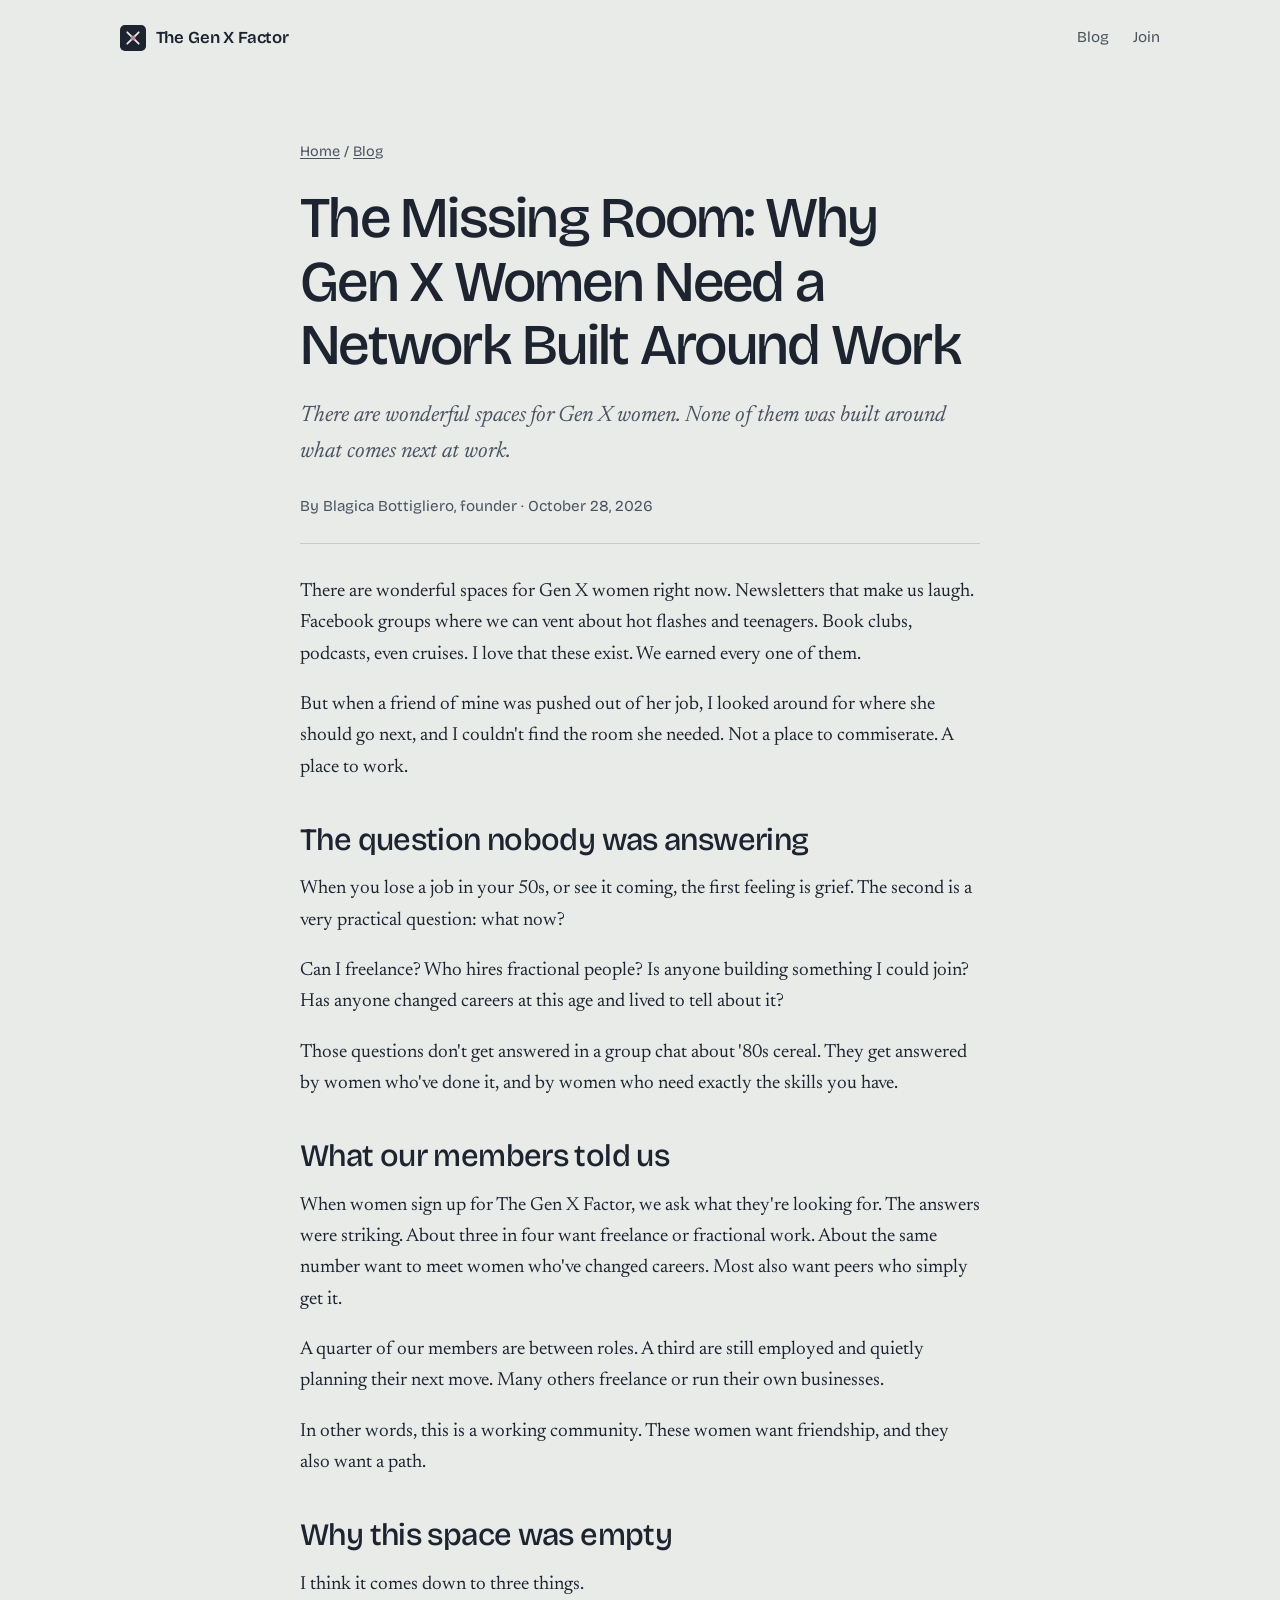
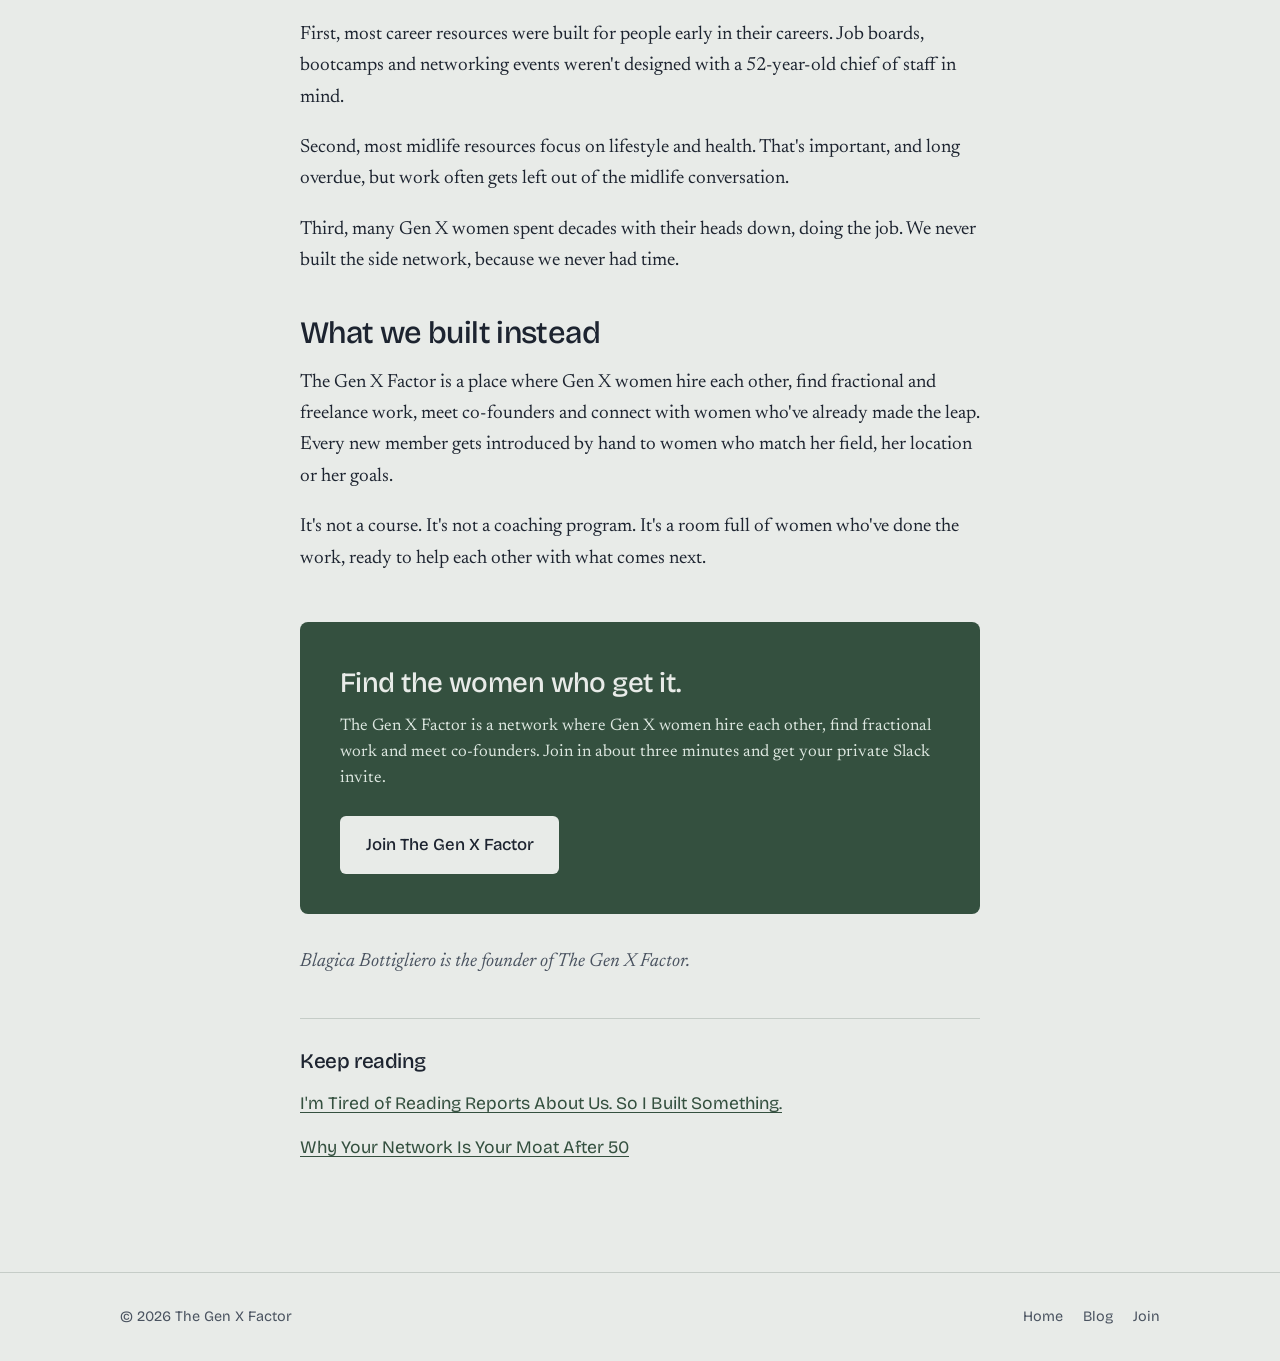
<file: blog/gen-x-women-work-network/index.html>
<!doctype html>
<html lang="en">
<head>
<meta charset="utf-8">
<meta name="viewport" content="width=device-width, initial-scale=1">
<title>Why Gen X Women Need a Network Built Around Work</title>
<meta name="description" content="There are great places for Gen X women to laugh, vent and make friends. There was no place built around work. Here&#x27;s why The Gen X Factor exists.">
<meta name="robots" content="index, follow, max-snippet:-1, max-image-preview:large">
<meta name="author" content="Blagica Bottigliero">
<link rel="canonical" href="https://thegenxfactor.com/blog/gen-x-women-work-network/">

<meta property="og:type" content="article">
<meta property="og:site_name" content="The Gen X Factor">
<meta property="og:title" content="Why Gen X Women Need a Network Built Around Work">
<meta property="og:description" content="There are great places for Gen X women to laugh, vent and make friends. There was no place built around work. Here&#x27;s why The Gen X Factor exists.">
<meta property="og:url" content="https://thegenxfactor.com/blog/gen-x-women-work-network/">
<meta property="og:image" content="https://thegenxfactor.com/og-image.png">
<meta property="og:image:width" content="1200">
<meta property="og:image:height" content="630">
<meta property="og:image:alt" content="The Gen X Factor: Find the women who get it. Two paths crossing at one point.">
<meta name="twitter:card" content="summary_large_image">
<meta name="twitter:title" content="Why Gen X Women Need a Network Built Around Work">
<meta name="twitter:description" content="There are great places for Gen X women to laugh, vent and make friends. There was no place built around work. Here&#x27;s why The Gen X Factor exists.">
<meta name="twitter:image" content="https://thegenxfactor.com/og-image.png">

<link rel="icon" href="/favicon.svg" type="image/svg+xml">
<link rel="icon" href="/favicon-32.png" sizes="32x32" type="image/png">
<link rel="apple-touch-icon" href="/apple-touch-icon.png">

<link rel="preconnect" href="https://fonts.googleapis.com">
<link rel="preconnect" href="https://fonts.gstatic.com" crossorigin>
<link href="https://fonts.googleapis.com/css2?family=Bricolage+Grotesque:opsz,wght@12..96,400;12..96,500;12..96,600&family=Newsreader:ital,opsz,wght@0,6..72,400;0,6..72,500;1,6..72,400&display=swap" rel="stylesheet">
<link rel="stylesheet" href="/assets/blog.css">

<script type="application/ld+json">
{
  "@context": "https://schema.org",
  "@graph": [
    {
      "@type": "BlogPosting",
      "@id": "https://thegenxfactor.com/blog/gen-x-women-work-network/#post",
      "headline": "The Missing Room: Why Gen X Women Need a Network Built Around Work",
      "description": "There are great places for Gen X women to laugh, vent and make friends. There was no place built around work. Here's why The Gen X Factor exists.",
      "url": "https://thegenxfactor.com/blog/gen-x-women-work-network/",
      "mainEntityOfPage": "https://thegenxfactor.com/blog/gen-x-women-work-network/",
      "datePublished": "2026-10-28",
      "dateModified": "2026-10-28",
      "inLanguage": "en-US",
      "image": "https://thegenxfactor.com/og-image.png",
      "author": {
        "@type": "Person",
        "@id": "https://thegenxfactor.com/#founder",
        "name": "Blagica Bottigliero",
        "url": "https://thegenxfactor.com/"
      },
      "publisher": {
        "@type": "Organization",
        "@id": "https://thegenxfactor.com/#org",
        "name": "The Gen X Factor",
        "logo": {
          "@type": "ImageObject",
          "url": "https://thegenxfactor.com/icon-512.png"
        }
      },
      "isPartOf": {
        "@id": "https://thegenxfactor.com/blog/#blog"
      }
    },
    {
      "@type": "BreadcrumbList",
      "itemListElement": [
        {
          "@type": "ListItem",
          "position": 1,
          "name": "Home",
          "item": "https://thegenxfactor.com/"
        },
        {
          "@type": "ListItem",
          "position": 2,
          "name": "Blog",
          "item": "https://thegenxfactor.com/blog/"
        },
        {
          "@type": "ListItem",
          "position": 3,
          "name": "The Missing Room: Why Gen X Women Need a Network Built Around Work",
          "item": "https://thegenxfactor.com/blog/gen-x-women-work-network/"
        }
      ]
    }
  ]
}
</script>
</head>
<body>
<a class="skip" href="#main">Skip to content</a>

<header class="top">
  <div class="wrap">
    <a class="brand" href="/" aria-label="The Gen X Factor, home">
      <svg viewBox="0 0 32 32" aria-hidden="true"><rect width="32" height="32" rx="6" fill="#1D2430"/><path d="M9 9l14 14M23 9L9 23" stroke="#E8EBE8" stroke-width="2.2" stroke-linecap="round"/><circle cx="16" cy="16" r="3" fill="#C98A9A"/></svg>
      The Gen X Factor
    </a>
    <nav aria-label="Primary"><a href="/blog/">Blog</a><a href="https://tally.so/r/xXKygy">Join</a></nav>
  </div>
</header>

<main id="main">
<article class="post">
  <div class="wrap narrow">
    <p class="crumbs"><a href="/">Home</a> <span aria-hidden="true">/</span> <a href="/blog/">Blog</a></p>
    <h1>The Missing Room: Why Gen X Women Need a Network Built Around Work</h1>
    <p class="dek">There are wonderful spaces for Gen X women. None of them was built around what comes next at work.</p>
    <p class="byline">By Blagica Bottigliero, founder · <time datetime="2026-10-28">October 28, 2026</time></p>
    <div class="prose">
<p>There are wonderful spaces for Gen X women right now. Newsletters that make us laugh. Facebook groups where we can vent about hot flashes and teenagers. Book clubs, podcasts, even cruises. I love that these exist. We earned every one of them.</p>
<p>But when a friend of mine was pushed out of her job, I looked around for where she should go next, and I couldn't find the room she needed. Not a place to commiserate. A place to work.</p>

<h2>The question nobody was answering</h2>
<p>When you lose a job in your 50s, or see it coming, the first feeling is grief. The second is a very practical question: what now?</p>
<p>Can I freelance? Who hires fractional people? Is anyone building something I could join? Has anyone changed careers at this age and lived to tell about it?</p>
<p>Those questions don't get answered in a group chat about '80s cereal. They get answered by women who've done it, and by women who need exactly the skills you have.</p>

<h2>What our members told us</h2>
<p>When women sign up for The Gen X Factor, we ask what they're looking for. The answers were striking. About three in four want freelance or fractional work. About the same number want to meet women who've changed careers. Most also want peers who simply get it.</p>
<p>A quarter of our members are between roles. A third are still employed and quietly planning their next move. Many others freelance or run their own businesses.</p>
<p>In other words, this is a working community. These women want friendship, and they also want a path.</p>

<h2>Why this space was empty</h2>
<p>I think it comes down to three things.</p>
<p>First, most career resources were built for people early in their careers. Job boards, bootcamps and networking events weren't designed with a 52-year-old chief of staff in mind.</p>
<p>Second, most midlife resources focus on lifestyle and health. That's important, and long overdue, but work often gets left out of the midlife conversation.</p>
<p>Third, many Gen X women spent decades with their heads down, doing the job. We never built the side network, because we never had time.</p>

<h2>What we built instead</h2>
<p>The Gen X Factor is a place where Gen X women hire each other, find fractional and freelance work, meet co-founders and connect with women who've already made the leap. Every new member gets introduced by hand to women who match her field, her location or her goals.</p>
<p>It's not a course. It's not a coaching program. It's a room full of women who've done the work, ready to help each other with what comes next.</p>
    </div>
    <aside class="post-cta">
  <p class="cta-kicker">Find the women who get it.</p>
  <p>The Gen X Factor is a network where Gen X women hire each other, find fractional work and meet co-founders. Join in about three minutes and get your private Slack invite.</p>
  <a class="btn" href="https://tally.so/r/xXKygy">Join The Gen X Factor</a>
</aside>
    <p class="sign">Blagica Bottigliero is the founder of The Gen X Factor.</p>
    <nav class="more" aria-labelledby="more-title">
      <h2 id="more-title">Keep reading</h2>
      <ul>
    <li><a href="/blog/why-i-built-the-gen-x-factor/">I&#x27;m Tired of Reading Reports About Us. So I Built Something.</a></li>
    <li><a href="/blog/network-moat-gen-x-women/">Why Your Network Is Your Moat After 50</a></li>
      </ul>
    </nav>
  </div>
</article>
</main>

<footer>
  <div class="wrap">
    <span>© 2026 The Gen X Factor</span>
    <nav aria-label="Footer"><a href="/">Home</a><a href="/blog/">Blog</a><a href="https://tally.so/r/xXKygy">Join</a></nav>
  </div>
</footer>
</body>
</html>
</file>
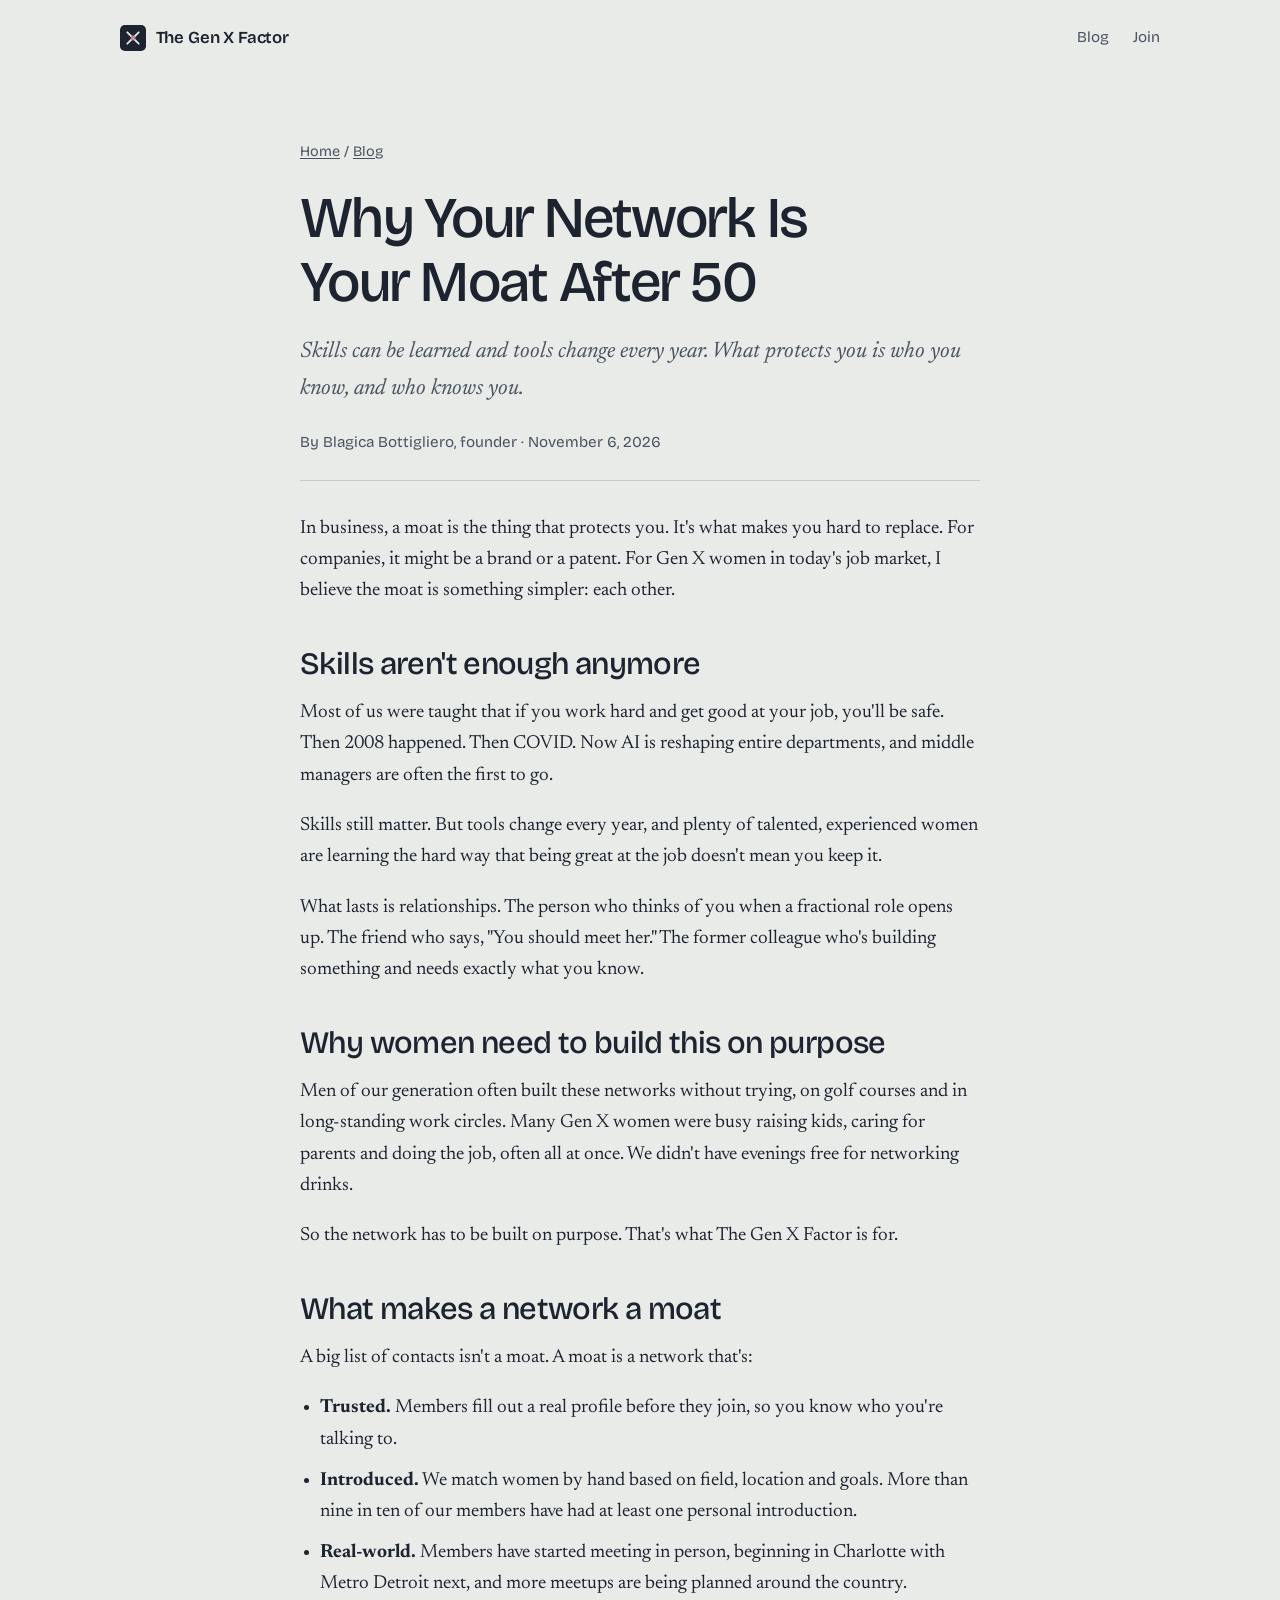
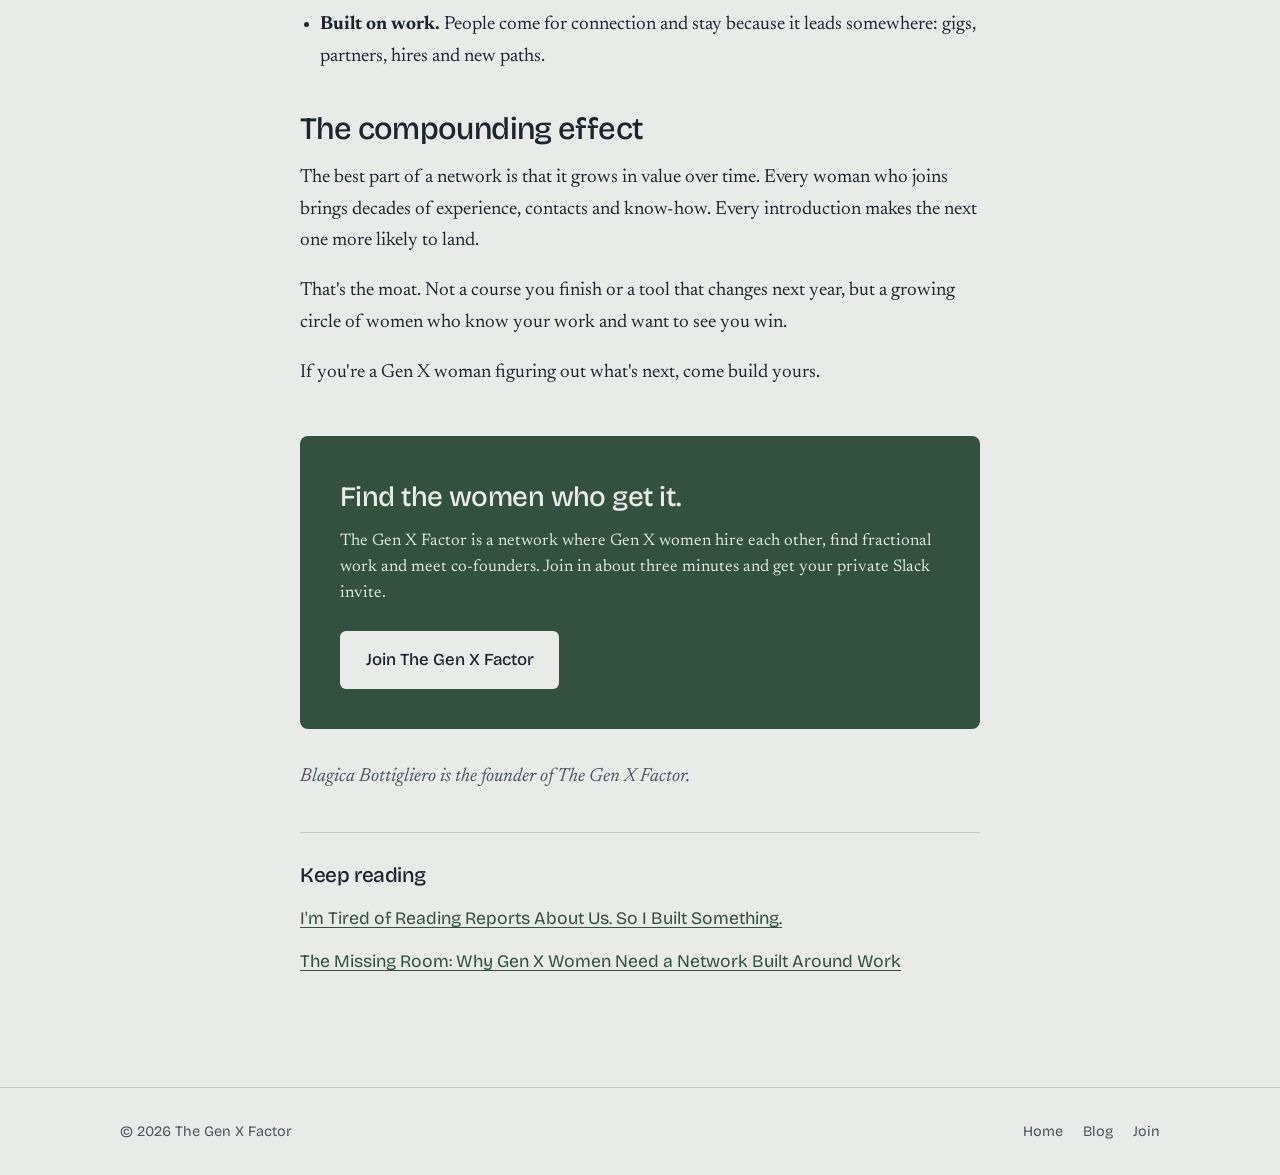
<file: blog/network-moat-gen-x-women/index.html>
<!doctype html>
<html lang="en">
<head>
<meta charset="utf-8">
<meta name="viewport" content="width=device-width, initial-scale=1">
<title>Why Your Network Is Your Moat After 50 | Gen X Women and Work</title>
<meta name="description" content="Skills can be learned and tools change every year. The thing that protects Gen X women in a shifting job market is who they know, and who knows them.">
<meta name="robots" content="index, follow, max-snippet:-1, max-image-preview:large">
<meta name="author" content="Blagica Bottigliero">
<link rel="canonical" href="https://thegenxfactor.com/blog/network-moat-gen-x-women/">

<meta property="og:type" content="article">
<meta property="og:site_name" content="The Gen X Factor">
<meta property="og:title" content="Why Your Network Is Your Moat After 50 | Gen X Women and Work">
<meta property="og:description" content="Skills can be learned and tools change every year. The thing that protects Gen X women in a shifting job market is who they know, and who knows them.">
<meta property="og:url" content="https://thegenxfactor.com/blog/network-moat-gen-x-women/">
<meta property="og:image" content="https://thegenxfactor.com/og-image.png">
<meta property="og:image:width" content="1200">
<meta property="og:image:height" content="630">
<meta property="og:image:alt" content="The Gen X Factor: Find the women who get it. Two paths crossing at one point.">
<meta name="twitter:card" content="summary_large_image">
<meta name="twitter:title" content="Why Your Network Is Your Moat After 50 | Gen X Women and Work">
<meta name="twitter:description" content="Skills can be learned and tools change every year. The thing that protects Gen X women in a shifting job market is who they know, and who knows them.">
<meta name="twitter:image" content="https://thegenxfactor.com/og-image.png">

<link rel="icon" href="/favicon.svg" type="image/svg+xml">
<link rel="icon" href="/favicon-32.png" sizes="32x32" type="image/png">
<link rel="apple-touch-icon" href="/apple-touch-icon.png">

<link rel="preconnect" href="https://fonts.googleapis.com">
<link rel="preconnect" href="https://fonts.gstatic.com" crossorigin>
<link href="https://fonts.googleapis.com/css2?family=Bricolage+Grotesque:opsz,wght@12..96,400;12..96,500;12..96,600&family=Newsreader:ital,opsz,wght@0,6..72,400;0,6..72,500;1,6..72,400&display=swap" rel="stylesheet">
<link rel="stylesheet" href="/assets/blog.css">

<script type="application/ld+json">
{
  "@context": "https://schema.org",
  "@graph": [
    {
      "@type": "BlogPosting",
      "@id": "https://thegenxfactor.com/blog/network-moat-gen-x-women/#post",
      "headline": "Why Your Network Is Your Moat After 50",
      "description": "Skills can be learned and tools change every year. The thing that protects Gen X women in a shifting job market is who they know, and who knows them.",
      "url": "https://thegenxfactor.com/blog/network-moat-gen-x-women/",
      "mainEntityOfPage": "https://thegenxfactor.com/blog/network-moat-gen-x-women/",
      "datePublished": "2026-11-06",
      "dateModified": "2026-11-06",
      "inLanguage": "en-US",
      "image": "https://thegenxfactor.com/og-image.png",
      "author": {
        "@type": "Person",
        "@id": "https://thegenxfactor.com/#founder",
        "name": "Blagica Bottigliero",
        "url": "https://thegenxfactor.com/"
      },
      "publisher": {
        "@type": "Organization",
        "@id": "https://thegenxfactor.com/#org",
        "name": "The Gen X Factor",
        "logo": {
          "@type": "ImageObject",
          "url": "https://thegenxfactor.com/icon-512.png"
        }
      },
      "isPartOf": {
        "@id": "https://thegenxfactor.com/blog/#blog"
      }
    },
    {
      "@type": "BreadcrumbList",
      "itemListElement": [
        {
          "@type": "ListItem",
          "position": 1,
          "name": "Home",
          "item": "https://thegenxfactor.com/"
        },
        {
          "@type": "ListItem",
          "position": 2,
          "name": "Blog",
          "item": "https://thegenxfactor.com/blog/"
        },
        {
          "@type": "ListItem",
          "position": 3,
          "name": "Why Your Network Is Your Moat After 50",
          "item": "https://thegenxfactor.com/blog/network-moat-gen-x-women/"
        }
      ]
    }
  ]
}
</script>
</head>
<body>
<a class="skip" href="#main">Skip to content</a>

<header class="top">
  <div class="wrap">
    <a class="brand" href="/" aria-label="The Gen X Factor, home">
      <svg viewBox="0 0 32 32" aria-hidden="true"><rect width="32" height="32" rx="6" fill="#1D2430"/><path d="M9 9l14 14M23 9L9 23" stroke="#E8EBE8" stroke-width="2.2" stroke-linecap="round"/><circle cx="16" cy="16" r="3" fill="#C98A9A"/></svg>
      The Gen X Factor
    </a>
    <nav aria-label="Primary"><a href="/blog/">Blog</a><a href="https://tally.so/r/xXKygy">Join</a></nav>
  </div>
</header>

<main id="main">
<article class="post">
  <div class="wrap narrow">
    <p class="crumbs"><a href="/">Home</a> <span aria-hidden="true">/</span> <a href="/blog/">Blog</a></p>
    <h1>Why Your Network Is Your Moat After 50</h1>
    <p class="dek">Skills can be learned and tools change every year. What protects you is who you know, and who knows you.</p>
    <p class="byline">By Blagica Bottigliero, founder · <time datetime="2026-11-06">November 6, 2026</time></p>
    <div class="prose">
<p>In business, a moat is the thing that protects you. It's what makes you hard to replace. For companies, it might be a brand or a patent. For Gen X women in today's job market, I believe the moat is something simpler: each other.</p>

<h2>Skills aren't enough anymore</h2>
<p>Most of us were taught that if you work hard and get good at your job, you'll be safe. Then 2008 happened. Then COVID. Now AI is reshaping entire departments, and middle managers are often the first to go.</p>
<p>Skills still matter. But tools change every year, and plenty of talented, experienced women are learning the hard way that being great at the job doesn't mean you keep it.</p>
<p>What lasts is relationships. The person who thinks of you when a fractional role opens up. The friend who says, "You should meet her." The former colleague who's building something and needs exactly what you know.</p>

<h2>Why women need to build this on purpose</h2>
<p>Men of our generation often built these networks without trying, on golf courses and in long-standing work circles. Many Gen X women were busy raising kids, caring for parents and doing the job, often all at once. We didn't have evenings free for networking drinks.</p>
<p>So the network has to be built on purpose. That's what The Gen X Factor is for.</p>

<h2>What makes a network a moat</h2>
<p>A big list of contacts isn't a moat. A moat is a network that's:</p>
<ul>
  <li><strong>Trusted.</strong> Members fill out a real profile before they join, so you know who you're talking to.</li>
  <li><strong>Introduced.</strong> We match women by hand based on field, location and goals. More than nine in ten of our members have had at least one personal introduction.</li>
  <li><strong>Real-world.</strong> Members have started meeting in person, beginning in Charlotte with Metro Detroit next, and more meetups are being planned around the country.</li>
  <li><strong>Built on work.</strong> People come for connection and stay because it leads somewhere: gigs, partners, hires and new paths.</li>
</ul>

<h2>The compounding effect</h2>
<p>The best part of a network is that it grows in value over time. Every woman who joins brings decades of experience, contacts and know-how. Every introduction makes the next one more likely to land.</p>
<p>That's the moat. Not a course you finish or a tool that changes next year, but a growing circle of women who know your work and want to see you win.</p>
<p>If you're a Gen X woman figuring out what's next, come build yours.</p>
    </div>
    <aside class="post-cta">
  <p class="cta-kicker">Find the women who get it.</p>
  <p>The Gen X Factor is a network where Gen X women hire each other, find fractional work and meet co-founders. Join in about three minutes and get your private Slack invite.</p>
  <a class="btn" href="https://tally.so/r/xXKygy">Join The Gen X Factor</a>
</aside>
    <p class="sign">Blagica Bottigliero is the founder of The Gen X Factor.</p>
    <nav class="more" aria-labelledby="more-title">
      <h2 id="more-title">Keep reading</h2>
      <ul>
    <li><a href="/blog/why-i-built-the-gen-x-factor/">I&#x27;m Tired of Reading Reports About Us. So I Built Something.</a></li>
    <li><a href="/blog/gen-x-women-work-network/">The Missing Room: Why Gen X Women Need a Network Built Around Work</a></li>
      </ul>
    </nav>
  </div>
</article>
</main>

<footer>
  <div class="wrap">
    <span>© 2026 The Gen X Factor</span>
    <nav aria-label="Footer"><a href="/">Home</a><a href="/blog/">Blog</a><a href="https://tally.so/r/xXKygy">Join</a></nav>
  </div>
</footer>
</body>
</html>
</file>
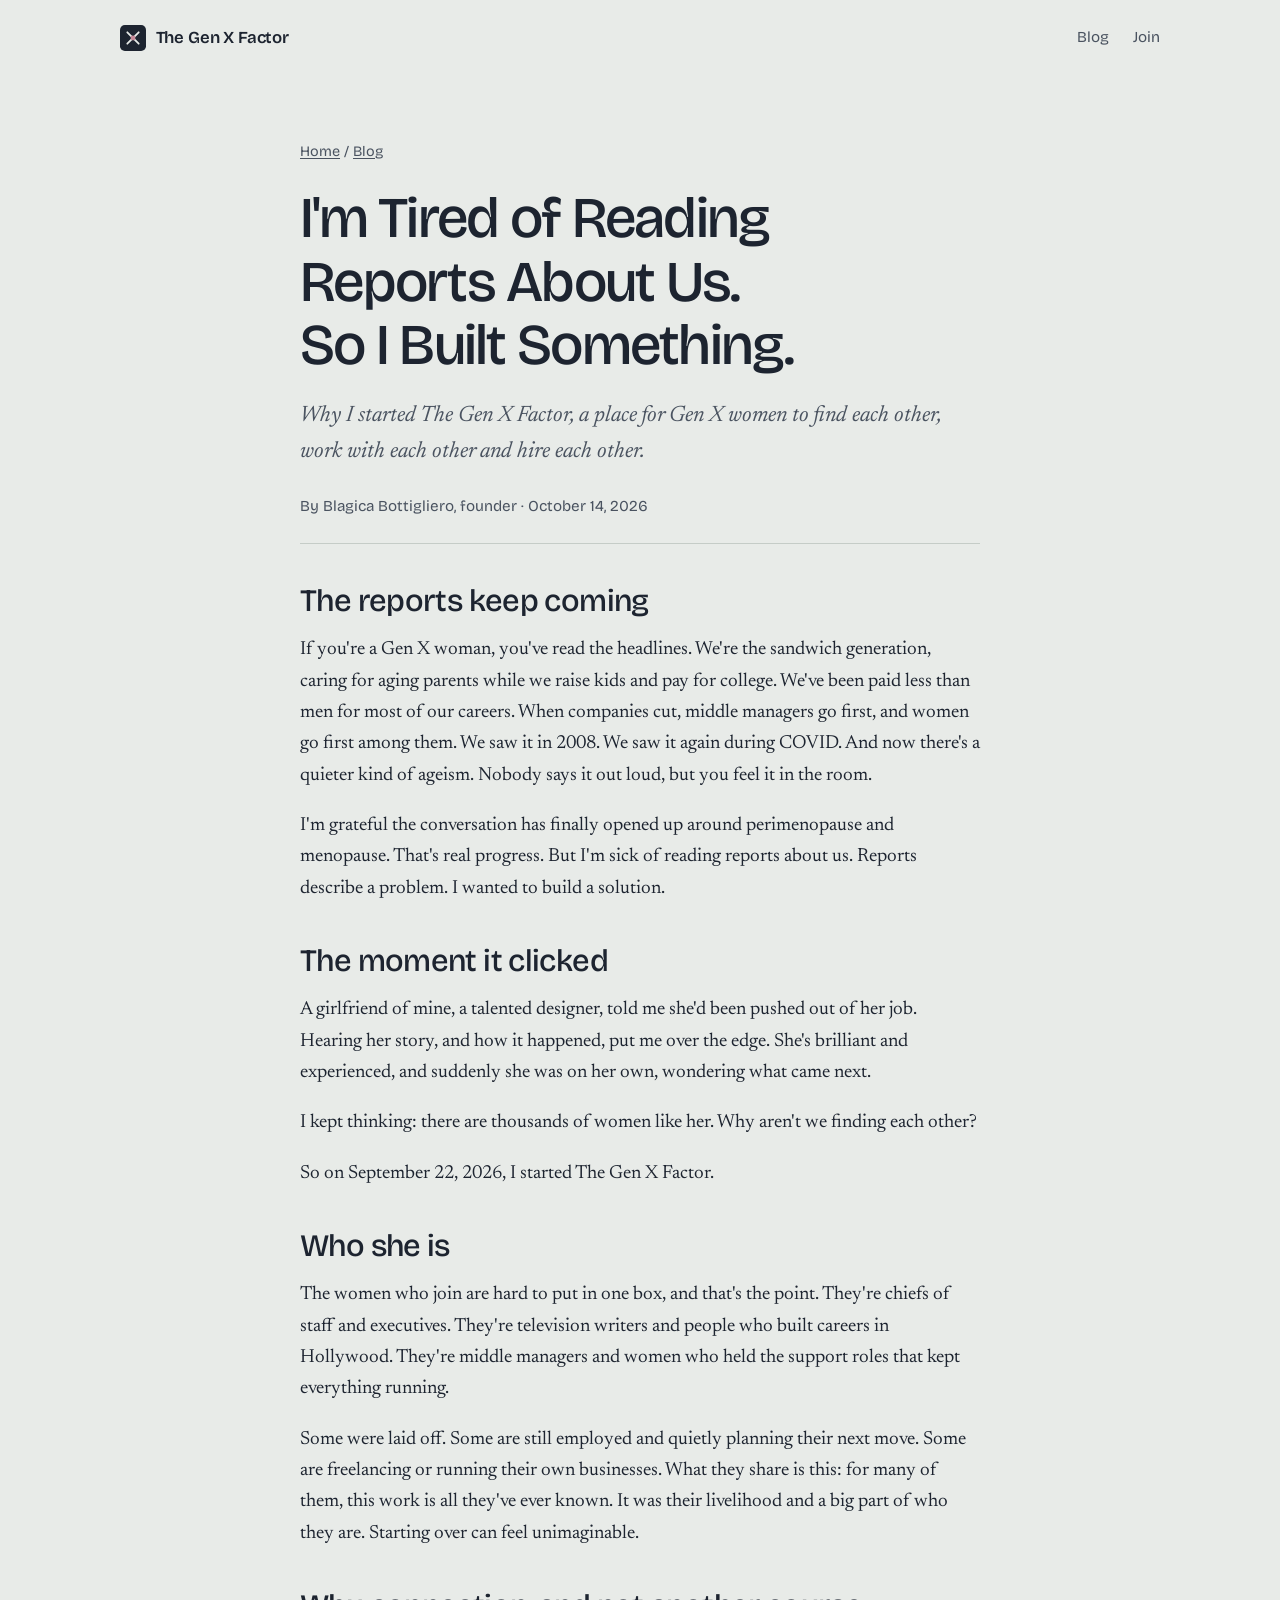
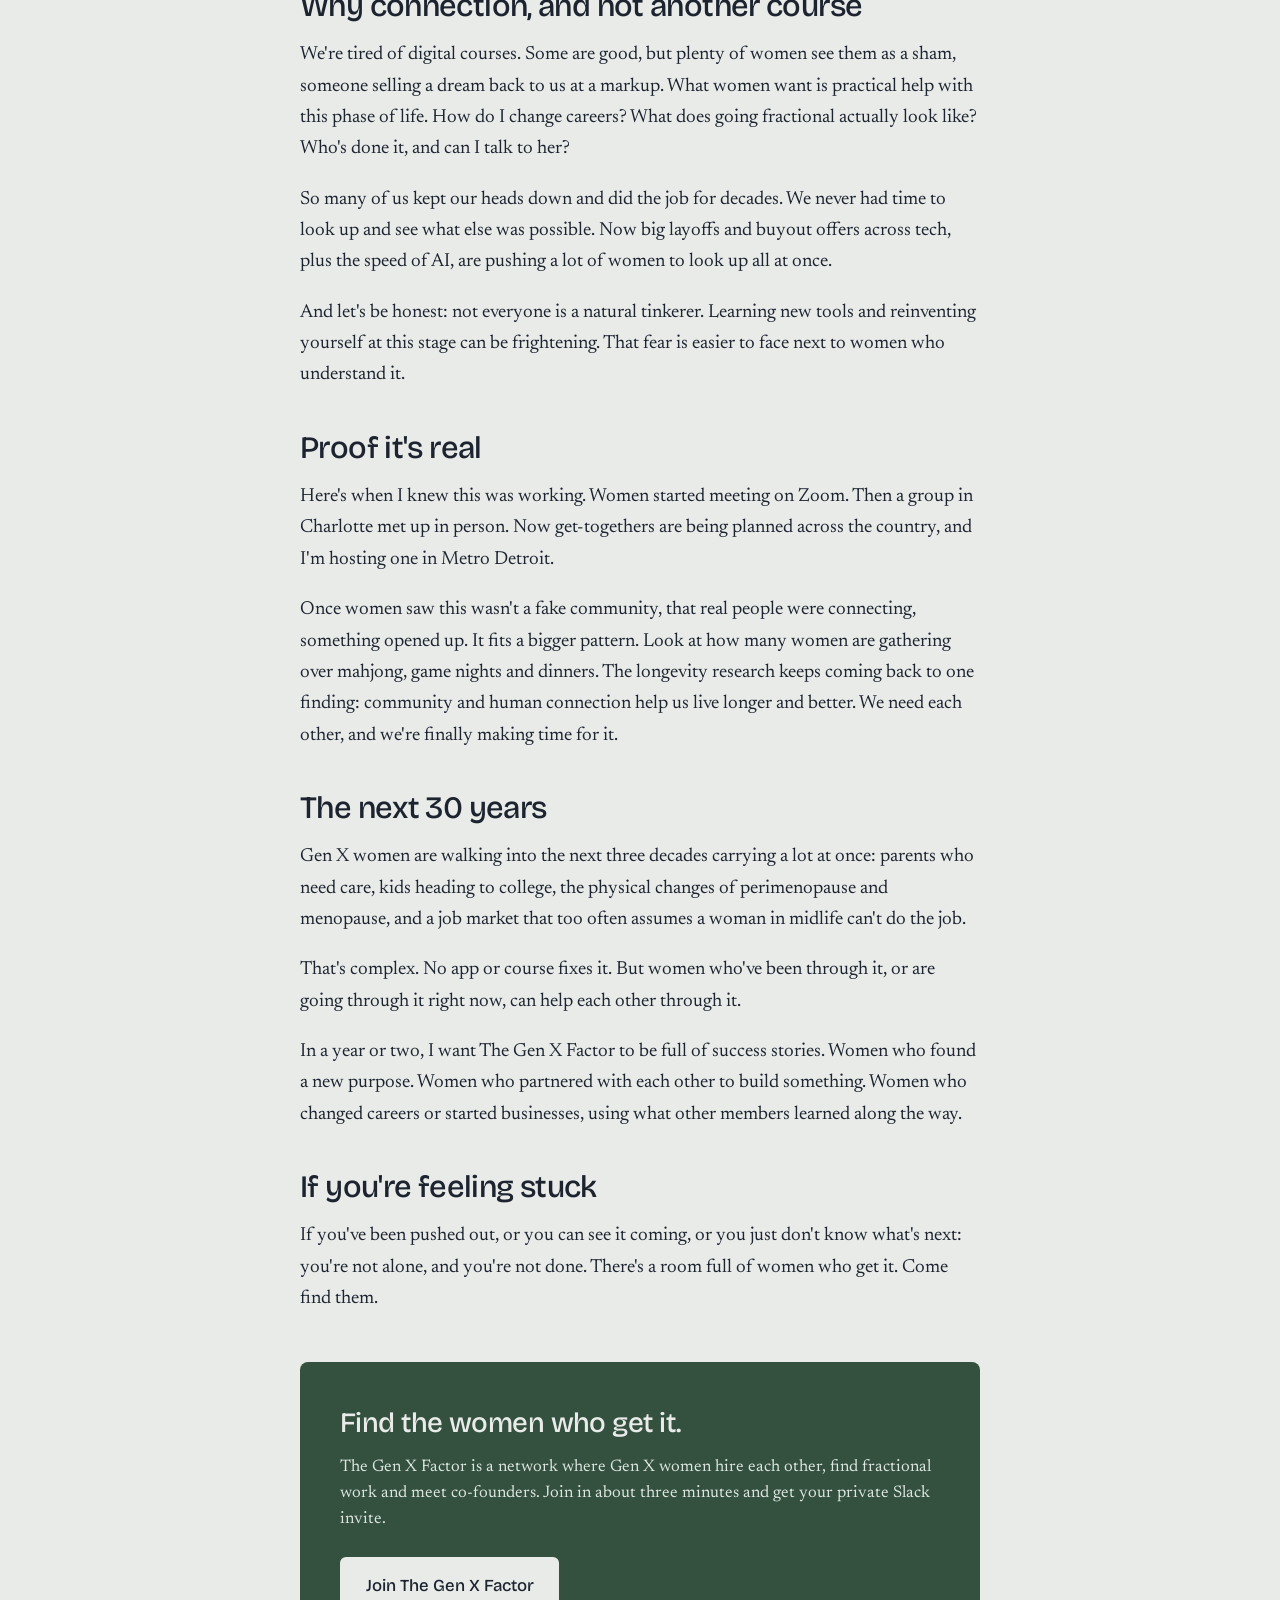
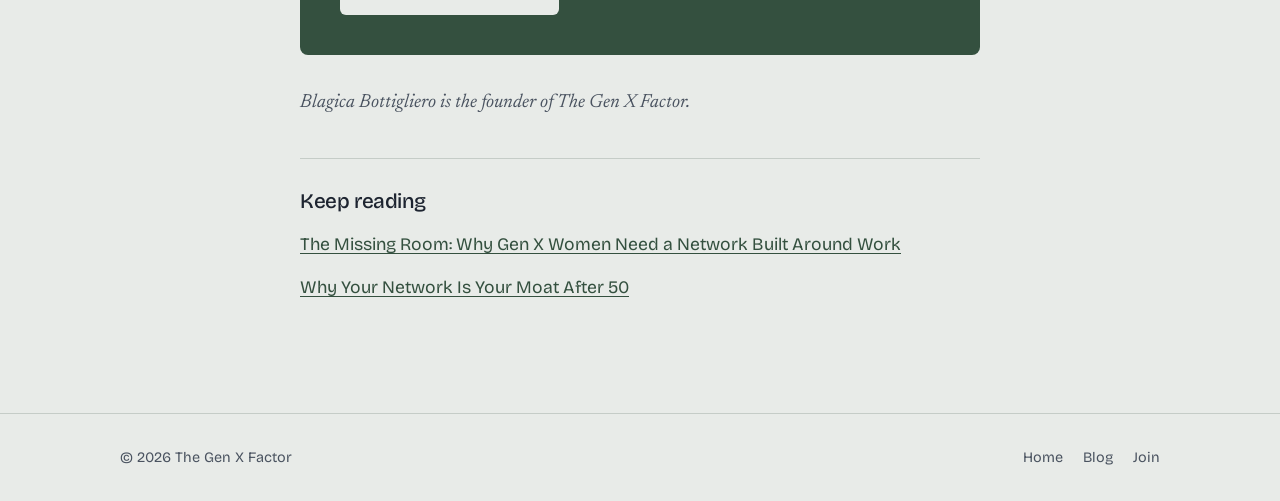
<file: blog/why-i-built-the-gen-x-factor/index.html>
<!doctype html>
<html lang="en">
<head>
<meta charset="utf-8">
<meta name="viewport" content="width=device-width, initial-scale=1">
<title>Why I Built The Gen X Factor: A Network for Gen X Women</title>
<meta name="description" content="Gen X women keep showing up in reports about layoffs, ageism and the sandwich generation. Founder Blagica Bottigliero on why she built a solution instead.">
<meta name="robots" content="index, follow, max-snippet:-1, max-image-preview:large">
<meta name="author" content="Blagica Bottigliero">
<link rel="canonical" href="https://thegenxfactor.com/blog/why-i-built-the-gen-x-factor/">

<meta property="og:type" content="article">
<meta property="og:site_name" content="The Gen X Factor">
<meta property="og:title" content="Why I Built The Gen X Factor: A Network for Gen X Women">
<meta property="og:description" content="Gen X women keep showing up in reports about layoffs, ageism and the sandwich generation. Founder Blagica Bottigliero on why she built a solution instead.">
<meta property="og:url" content="https://thegenxfactor.com/blog/why-i-built-the-gen-x-factor/">
<meta property="og:image" content="https://thegenxfactor.com/og-image.png">
<meta property="og:image:width" content="1200">
<meta property="og:image:height" content="630">
<meta property="og:image:alt" content="The Gen X Factor: Find the women who get it. Two paths crossing at one point.">
<meta name="twitter:card" content="summary_large_image">
<meta name="twitter:title" content="Why I Built The Gen X Factor: A Network for Gen X Women">
<meta name="twitter:description" content="Gen X women keep showing up in reports about layoffs, ageism and the sandwich generation. Founder Blagica Bottigliero on why she built a solution instead.">
<meta name="twitter:image" content="https://thegenxfactor.com/og-image.png">

<link rel="icon" href="/favicon.svg" type="image/svg+xml">
<link rel="icon" href="/favicon-32.png" sizes="32x32" type="image/png">
<link rel="apple-touch-icon" href="/apple-touch-icon.png">

<link rel="preconnect" href="https://fonts.googleapis.com">
<link rel="preconnect" href="https://fonts.gstatic.com" crossorigin>
<link href="https://fonts.googleapis.com/css2?family=Bricolage+Grotesque:opsz,wght@12..96,400;12..96,500;12..96,600&family=Newsreader:ital,opsz,wght@0,6..72,400;0,6..72,500;1,6..72,400&display=swap" rel="stylesheet">
<link rel="stylesheet" href="/assets/blog.css">

<script type="application/ld+json">
{
  "@context": "https://schema.org",
  "@graph": [
    {
      "@type": "BlogPosting",
      "@id": "https://thegenxfactor.com/blog/why-i-built-the-gen-x-factor/#post",
      "headline": "I'm Tired of Reading Reports About Us. So I Built Something.",
      "description": "Gen X women keep showing up in reports about layoffs, ageism and the sandwich generation. Founder Blagica Bottigliero on why she built a solution instead.",
      "url": "https://thegenxfactor.com/blog/why-i-built-the-gen-x-factor/",
      "mainEntityOfPage": "https://thegenxfactor.com/blog/why-i-built-the-gen-x-factor/",
      "datePublished": "2026-10-14",
      "dateModified": "2026-10-14",
      "inLanguage": "en-US",
      "image": "https://thegenxfactor.com/og-image.png",
      "author": {
        "@type": "Person",
        "@id": "https://thegenxfactor.com/#founder",
        "name": "Blagica Bottigliero",
        "url": "https://thegenxfactor.com/"
      },
      "publisher": {
        "@type": "Organization",
        "@id": "https://thegenxfactor.com/#org",
        "name": "The Gen X Factor",
        "logo": {
          "@type": "ImageObject",
          "url": "https://thegenxfactor.com/icon-512.png"
        }
      },
      "isPartOf": {
        "@id": "https://thegenxfactor.com/blog/#blog"
      }
    },
    {
      "@type": "BreadcrumbList",
      "itemListElement": [
        {
          "@type": "ListItem",
          "position": 1,
          "name": "Home",
          "item": "https://thegenxfactor.com/"
        },
        {
          "@type": "ListItem",
          "position": 2,
          "name": "Blog",
          "item": "https://thegenxfactor.com/blog/"
        },
        {
          "@type": "ListItem",
          "position": 3,
          "name": "I'm Tired of Reading Reports About Us. So I Built Something.",
          "item": "https://thegenxfactor.com/blog/why-i-built-the-gen-x-factor/"
        }
      ]
    }
  ]
}
</script>
</head>
<body>
<a class="skip" href="#main">Skip to content</a>

<header class="top">
  <div class="wrap">
    <a class="brand" href="/" aria-label="The Gen X Factor, home">
      <svg viewBox="0 0 32 32" aria-hidden="true"><rect width="32" height="32" rx="6" fill="#1D2430"/><path d="M9 9l14 14M23 9L9 23" stroke="#E8EBE8" stroke-width="2.2" stroke-linecap="round"/><circle cx="16" cy="16" r="3" fill="#C98A9A"/></svg>
      The Gen X Factor
    </a>
    <nav aria-label="Primary"><a href="/blog/">Blog</a><a href="https://tally.so/r/xXKygy">Join</a></nav>
  </div>
</header>

<main id="main">
<article class="post">
  <div class="wrap narrow">
    <p class="crumbs"><a href="/">Home</a> <span aria-hidden="true">/</span> <a href="/blog/">Blog</a></p>
    <h1>I&#x27;m Tired of Reading Reports About Us. So I Built Something.</h1>
    <p class="dek">Why I started The Gen X Factor, a place for Gen X women to find each other, work with each other and hire each other.</p>
    <p class="byline">By Blagica Bottigliero, founder · <time datetime="2026-10-14">October 14, 2026</time></p>
    <div class="prose">
<h2>The reports keep coming</h2>
<p>If you're a Gen X woman, you've read the headlines. We're the sandwich generation, caring for aging parents while we raise kids and pay for college. We've been paid less than men for most of our careers. When companies cut, middle managers go first, and women go first among them. We saw it in 2008. We saw it again during COVID. And now there's a quieter kind of ageism. Nobody says it out loud, but you feel it in the room.</p>
<p>I'm grateful the conversation has finally opened up around perimenopause and menopause. That's real progress. But I'm sick of reading reports about us. Reports describe a problem. I wanted to build a solution.</p>

<h2>The moment it clicked</h2>
<p>A girlfriend of mine, a talented designer, told me she'd been pushed out of her job. Hearing her story, and how it happened, put me over the edge. She's brilliant and experienced, and suddenly she was on her own, wondering what came next.</p>
<p>I kept thinking: there are thousands of women like her. Why aren't we finding each other?</p>
<p>So on September 22, 2026, I started The Gen X Factor.</p>

<h2>Who she is</h2>
<p>The women who join are hard to put in one box, and that's the point. They're chiefs of staff and executives. They're television writers and people who built careers in Hollywood. They're middle managers and women who held the support roles that kept everything running.</p>
<p>Some were laid off. Some are still employed and quietly planning their next move. Some are freelancing or running their own businesses. What they share is this: for many of them, this work is all they've ever known. It was their livelihood and a big part of who they are. Starting over can feel unimaginable.</p>

<h2>Why connection, and not another course</h2>
<p>We're tired of digital courses. Some are good, but plenty of women see them as a sham, someone selling a dream back to us at a markup. What women want is practical help with this phase of life. How do I change careers? What does going fractional actually look like? Who's done it, and can I talk to her?</p>
<p>So many of us kept our heads down and did the job for decades. We never had time to look up and see what else was possible. Now big layoffs and buyout offers across tech, plus the speed of AI, are pushing a lot of women to look up all at once.</p>
<p>And let's be honest: not everyone is a natural tinkerer. Learning new tools and reinventing yourself at this stage can be frightening. That fear is easier to face next to women who understand it.</p>

<h2>Proof it's real</h2>
<p>Here's when I knew this was working. Women started meeting on Zoom. Then a group in Charlotte met up in person. Now get-togethers are being planned across the country, and I'm hosting one in Metro Detroit.</p>
<p>Once women saw this wasn't a fake community, that real people were connecting, something opened up. It fits a bigger pattern. Look at how many women are gathering over mahjong, game nights and dinners. The longevity research keeps coming back to one finding: community and human connection help us live longer and better. We need each other, and we're finally making time for it.</p>

<h2>The next 30 years</h2>
<p>Gen X women are walking into the next three decades carrying a lot at once: parents who need care, kids heading to college, the physical changes of perimenopause and menopause, and a job market that too often assumes a woman in midlife can't do the job.</p>
<p>That's complex. No app or course fixes it. But women who've been through it, or are going through it right now, can help each other through it.</p>
<p>In a year or two, I want The Gen X Factor to be full of success stories. Women who found a new purpose. Women who partnered with each other to build something. Women who changed careers or started businesses, using what other members learned along the way.</p>

<h2>If you're feeling stuck</h2>
<p>If you've been pushed out, or you can see it coming, or you just don't know what's next: you're not alone, and you're not done. There's a room full of women who get it. Come find them.</p>
    </div>
    <aside class="post-cta">
  <p class="cta-kicker">Find the women who get it.</p>
  <p>The Gen X Factor is a network where Gen X women hire each other, find fractional work and meet co-founders. Join in about three minutes and get your private Slack invite.</p>
  <a class="btn" href="https://tally.so/r/xXKygy">Join The Gen X Factor</a>
</aside>
    <p class="sign">Blagica Bottigliero is the founder of The Gen X Factor.</p>
    <nav class="more" aria-labelledby="more-title">
      <h2 id="more-title">Keep reading</h2>
      <ul>
    <li><a href="/blog/gen-x-women-work-network/">The Missing Room: Why Gen X Women Need a Network Built Around Work</a></li>
    <li><a href="/blog/network-moat-gen-x-women/">Why Your Network Is Your Moat After 50</a></li>
      </ul>
    </nav>
  </div>
</article>
</main>

<footer>
  <div class="wrap">
    <span>© 2026 The Gen X Factor</span>
    <nav aria-label="Footer"><a href="/">Home</a><a href="/blog/">Blog</a><a href="https://tally.so/r/xXKygy">Join</a></nav>
  </div>
</footer>
</body>
</html>
</file>
<file: assets/blog.css>
:root{
  --fog:#E8EBE8;
  --paper:#F4F5F2;
  --ink:#1D2430;
  --ink-soft:#4A5360;
  --moss:#34503F;
  --moss-deep:#273D30;
  --mulberry:#8C4A5A;
  --blush:#C98A9A;
  --rule:#C5CCC7;
  --sans:"Bricolage Grotesque", "Helvetica Neue", Arial, sans-serif;
  --serif:"Newsreader", Georgia, "Times New Roman", serif;
  --wrap:1120px;
}
*,*::before,*::after{box-sizing:border-box}
body{
  margin:0;background:var(--fog);color:var(--ink);
  font-family:var(--serif);font-size:1.1875rem;line-height:1.65;
  -webkit-font-smoothing:antialiased;
}
img,svg{max-width:100%;display:block}
a{color:inherit}
:focus-visible{outline:2px solid var(--mulberry);outline-offset:3px;border-radius:4px}
.wrap{max-width:var(--wrap);margin:0 auto;padding:0 clamp(1.25rem,4vw,2.5rem)}
.wrap.narrow{max-width:760px}
.skip{position:absolute;left:-999px;top:0;background:var(--ink);color:var(--fog);padding:.6rem 1rem;z-index:10}
.skip:focus{left:1rem;top:1rem}

h1,h2,h3{font-family:var(--sans);font-weight:500;letter-spacing:-.02em;line-height:1.1;margin:0}
h1{font-size:clamp(2.3rem,5vw,3.6rem);letter-spacing:-.03em;text-wrap:balance}
h2{font-size:clamp(1.5rem,2.6vw,1.95rem);text-wrap:pretty}
p{margin:0 0 1em}

/* header */
.top{padding:1.5rem 0}
.top .wrap{display:flex;align-items:center;justify-content:space-between;gap:1rem}
.brand{display:flex;align-items:center;gap:.6rem;font-family:var(--sans);font-weight:600;font-size:1.05rem;text-decoration:none;letter-spacing:-.01em}
.brand svg{width:26px;height:26px}
.top nav{display:flex;gap:1.5rem}
.top nav a{font-family:var(--sans);font-size:.95rem;text-decoration:none;color:var(--ink-soft)}
.top nav a:hover{color:var(--ink)}

.btn{
  display:inline-block;font-family:var(--sans);font-weight:500;font-size:1.05rem;
  background:var(--moss);color:var(--fog);text-decoration:none;
  padding:.95rem 1.6rem;border-radius:6px;transition:background .2s;
}
.btn:hover{background:var(--moss-deep)}

/* post */
.post,.blog-index{padding:clamp(2rem,5vw,4rem) 0 clamp(4rem,8vw,6rem)}
.crumbs{font-family:var(--sans);font-size:.9rem;color:var(--ink-soft);margin-bottom:1.5rem}
.crumbs a{color:var(--ink-soft);text-underline-offset:2px}
.dek{font-size:clamp(1.2rem,1.8vw,1.4rem);color:var(--ink-soft);margin-top:1.25rem;font-style:italic}
.byline{font-family:var(--sans);font-size:.95rem;color:var(--ink-soft);border-bottom:1px solid var(--rule);padding-bottom:1.5rem;margin-bottom:2rem}
.prose h2{margin:2.5rem 0 1rem}
.prose ul{padding-left:1.25rem;margin:0 0 1.25em}
.prose li{margin-bottom:.6rem}
.prose a{color:var(--moss);text-underline-offset:3px}
.post-cta{background:var(--moss);color:var(--fog);border-radius:8px;padding:clamp(1.75rem,4vw,2.5rem);margin:3rem 0 2rem}
.post-cta p{color:#DDE7E0;font-size:1.05rem;line-height:1.55}
.post-cta .cta-kicker{font-family:var(--sans);font-size:clamp(1.4rem,2.6vw,1.75rem);font-weight:500;color:var(--fog);letter-spacing:-.02em;margin-bottom:.5rem}
.post-cta .btn{background:var(--fog);color:var(--ink);margin-top:.5rem}
.post-cta .btn:hover{background:#fff}
.sign{font-style:italic;color:var(--ink-soft)}
.more{border-top:1px solid var(--rule);margin-top:2.5rem;padding-top:2rem}
.more h2{font-size:1.3rem;margin-bottom:1rem}
.more ul{list-style:none;margin:0;padding:0}
.more li{margin-bottom:.75rem}
.more a{font-family:var(--sans);font-size:1.1rem;color:var(--moss);text-underline-offset:3px}

/* index */
.post-list{list-style:none;margin:2.5rem 0 0;padding:0;border-top:1px solid var(--rule)}
.post-list a{display:block;padding:1.75rem 0;border-bottom:1px solid var(--rule);text-decoration:none}
.post-list time{font-family:var(--sans);font-size:.85rem;color:var(--ink-soft)}
.post-list h2{margin:.4rem 0 .5rem}
.post-list p{color:var(--ink-soft);margin:0 0 .6rem;font-size:1.05rem}
.read{font-family:var(--sans);font-size:.95rem;color:var(--mulberry);font-weight:600}
.post-list a:hover h2{color:var(--moss)}

footer{border-top:1px solid var(--rule);padding:2rem 0;font-family:var(--sans);font-size:.9rem;color:var(--ink-soft)}
footer .wrap{display:flex;justify-content:space-between;gap:1rem;flex-wrap:wrap}
footer nav{display:flex;gap:1.25rem}
footer nav a{color:var(--ink-soft);text-decoration:none}
footer nav a:hover{color:var(--ink)}
</file>
